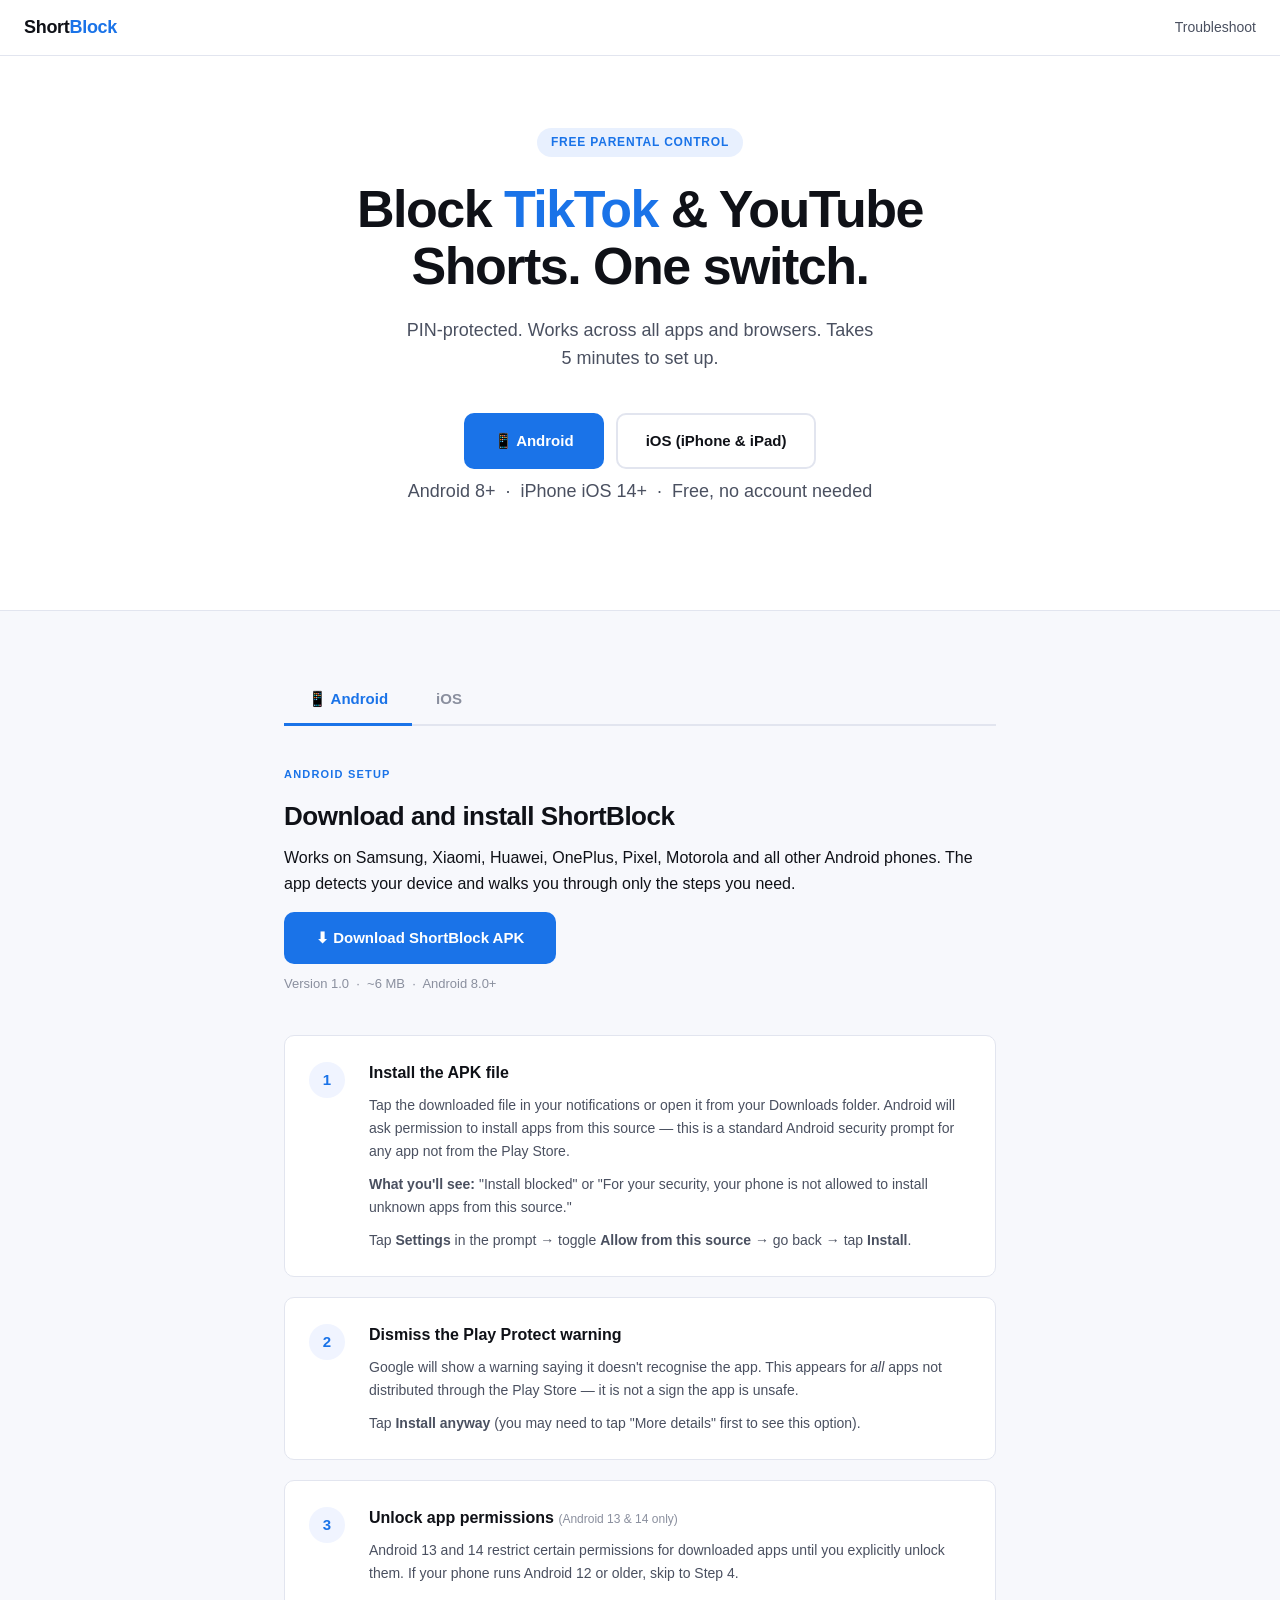
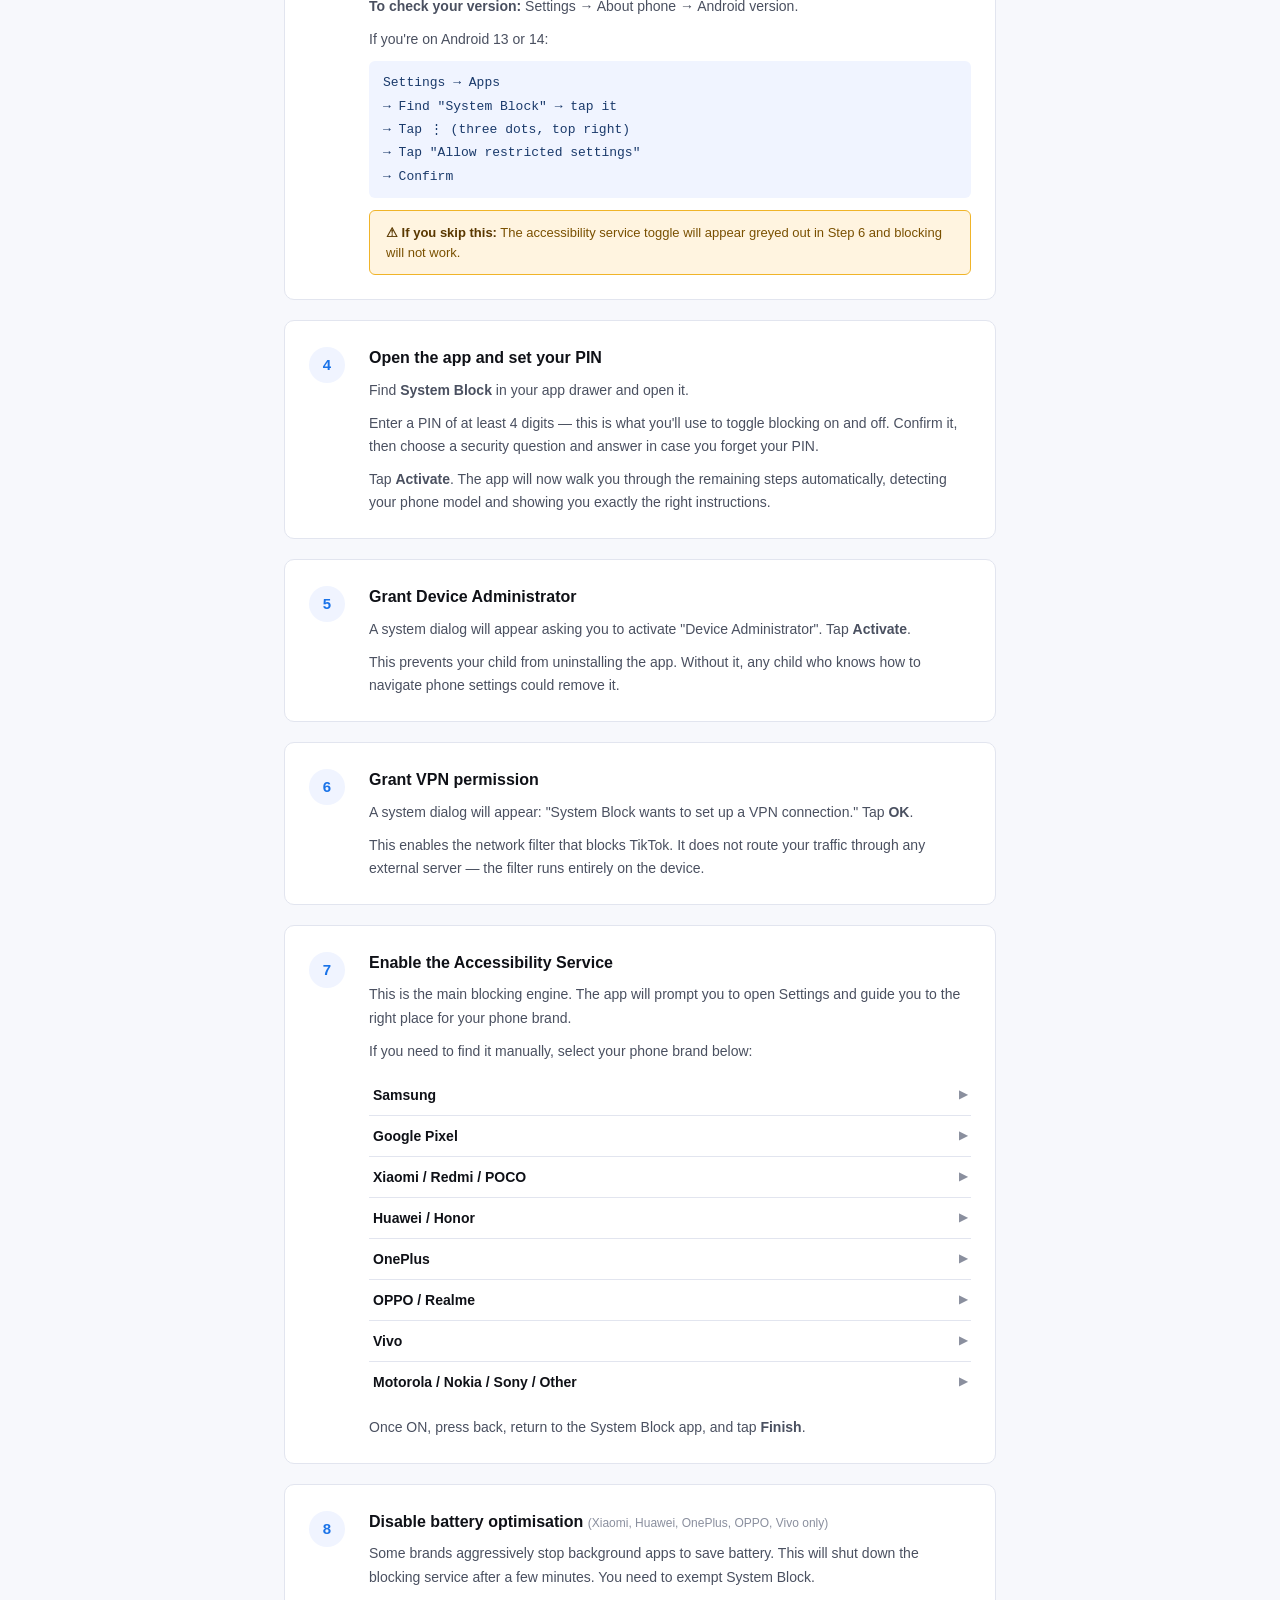
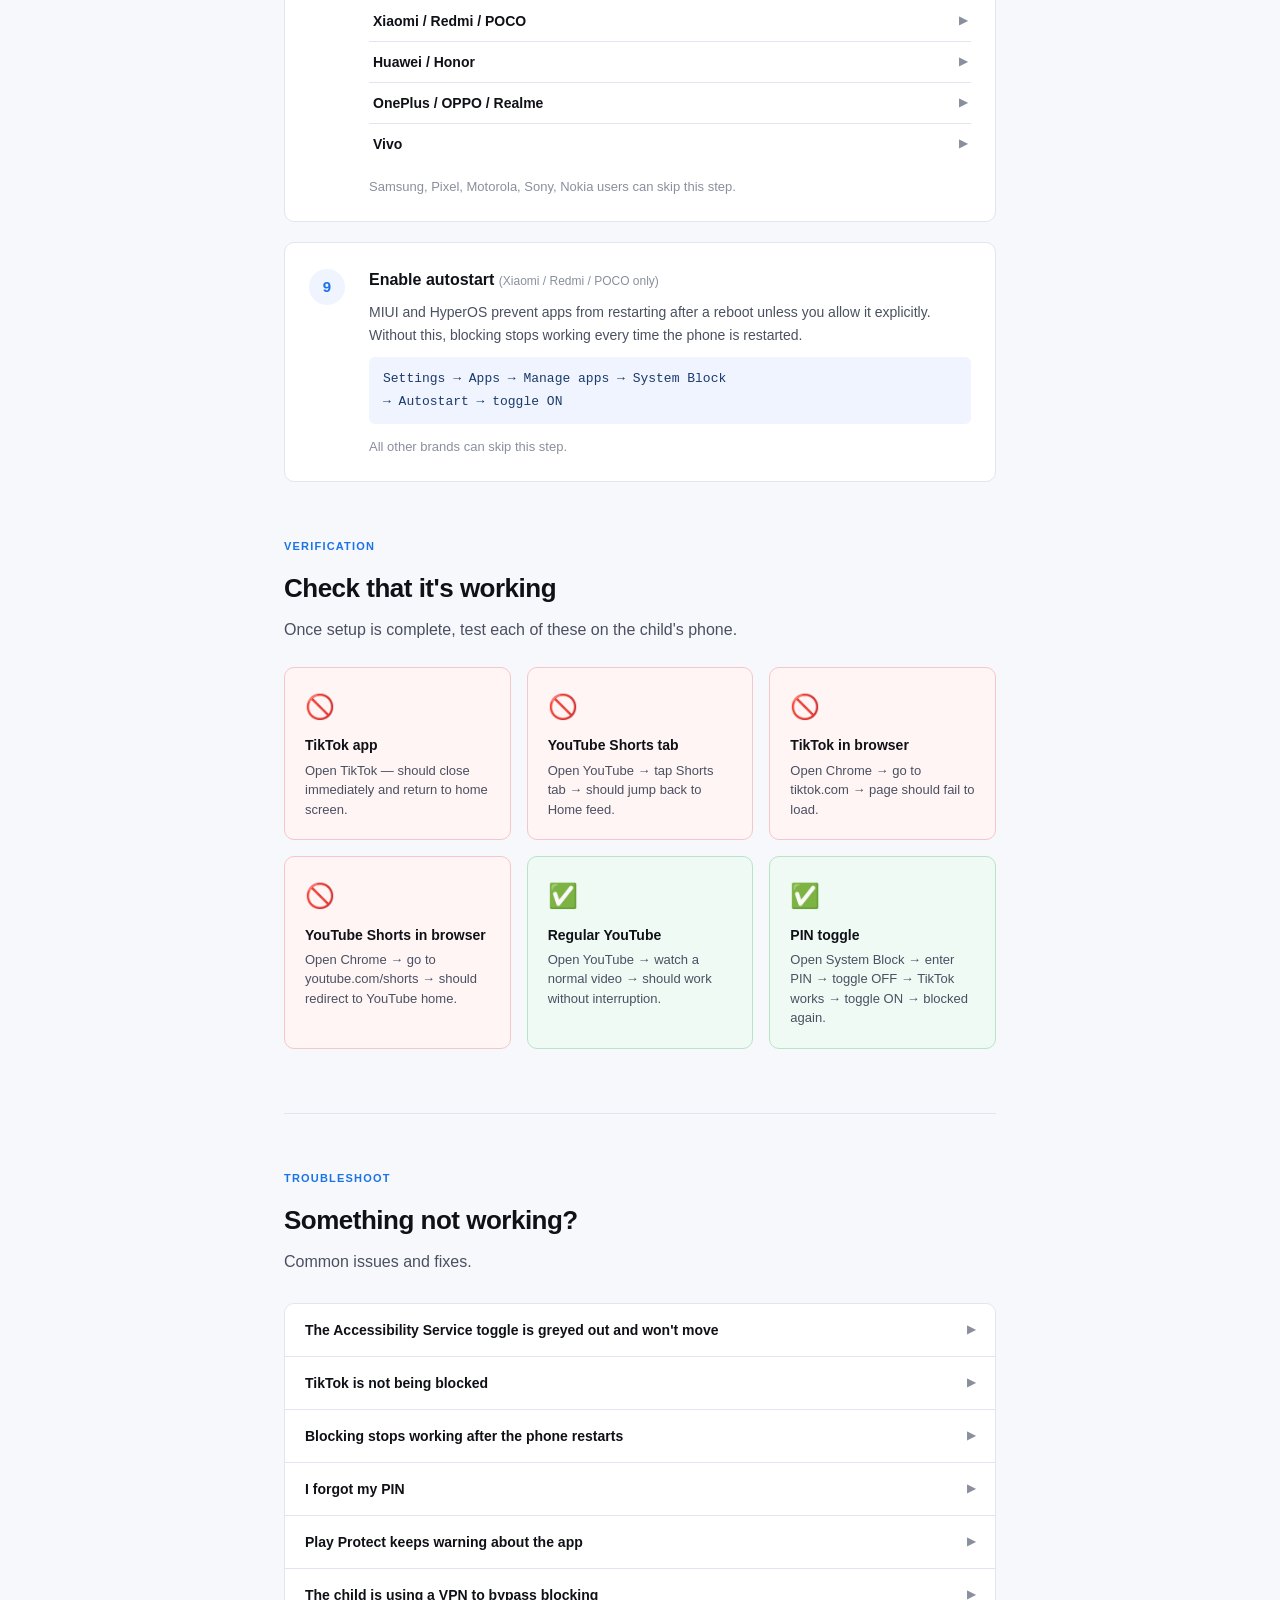
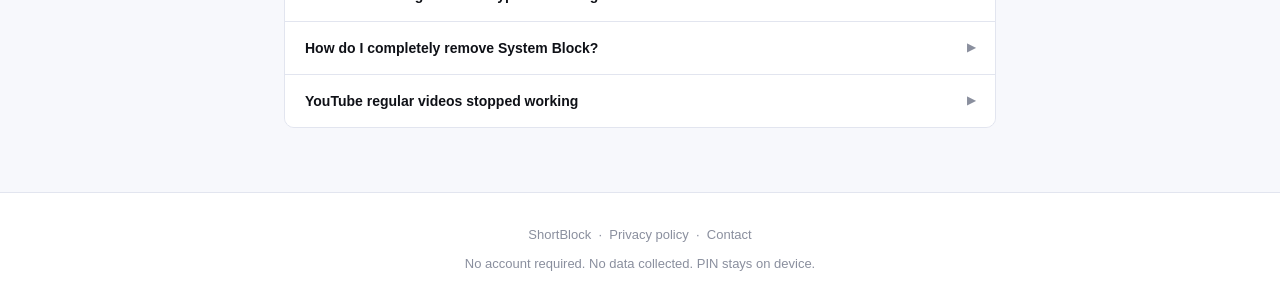
<file: index.html>
<!DOCTYPE html>
<html lang="en">
<head>
<meta charset="UTF-8">
<meta name="viewport" content="width=device-width, initial-scale=1.0">
<title>ShortBlock — Block TikTok & YouTube Shorts</title>
<style>
  :root {
    --ink:     #0f1117;
    --sub:     #4a5060;
    --faint:   #8a8f9e;
    --bg:      #f7f8fc;
    --white:   #ffffff;
    --blue:    #1a73e8;
    --blue-dk: #1558b0;
    --green:   #1db954;
    --border:  #e2e5ef;
    --warn:    #fff4e0;
    --warn-bdr:#f0b429;
    --step-bg: #f0f4ff;

    --radius:  10px;
    --mono: 'SF Mono', 'Fira Code', 'Courier New', monospace;
  }

  *, *::before, *::after { box-sizing: border-box; margin: 0; padding: 0; }

  body {
    font-family: -apple-system, BlinkMacSystemFont, 'Segoe UI', Roboto, sans-serif;
    background: var(--bg);
    color: var(--ink);
    line-height: 1.6;
    -webkit-font-smoothing: antialiased;
  }

  a { color: var(--blue); text-decoration: none; }
  a:hover { text-decoration: underline; }

  /* ── NAV ────────────────────────────────────────────── */
  nav {
    background: var(--white);
    border-bottom: 1px solid var(--border);
    padding: 0 24px;
    height: 56px;
    display: flex;
    align-items: center;
    justify-content: space-between;
    position: sticky;
    top: 0;
    z-index: 100;
  }
  .logo { font-weight: 700; font-size: 18px; color: var(--ink); letter-spacing: -0.3px; }
  .logo span { color: var(--blue); }

  /* ── HERO ───────────────────────────────────────────── */
  .hero {
    background: var(--white);
    border-bottom: 1px solid var(--border);
    padding: 72px 24px 64px;
    text-align: center;
  }
  .hero-badge {
    display: inline-block;
    background: #e8f0fe;
    color: var(--blue);
    font-size: 12px;
    font-weight: 600;
    letter-spacing: 0.8px;
    text-transform: uppercase;
    padding: 5px 14px;
    border-radius: 100px;
    margin-bottom: 24px;
  }
  .hero h1 {
    font-size: clamp(32px, 6vw, 52px);
    font-weight: 800;
    letter-spacing: -1.5px;
    line-height: 1.1;
    color: var(--ink);
    max-width: 680px;
    margin: 0 auto 20px;
  }
  .hero h1 em { font-style: normal; color: var(--blue); }
  .hero p {
    font-size: 18px;
    color: var(--sub);
    max-width: 480px;
    margin: 0 auto 40px;
  }

  /* Platform picker */
  .platform-picker {
    display: flex;
    gap: 12px;
    justify-content: center;
    flex-wrap: wrap;
    margin-bottom: 8px;
  }
  .platform-btn {
    display: flex;
    align-items: center;
    gap: 10px;
    padding: 14px 28px;
    border-radius: var(--radius);
    font-size: 15px;
    font-weight: 600;
    cursor: pointer;
    border: 2px solid transparent;
    transition: all 0.15s;
    text-decoration: none;
  }
  .platform-btn.android {
    background: var(--blue);
    color: #fff;
  }
  .platform-btn.android:hover { background: var(--blue-dk); text-decoration: none; }
  .platform-btn.ios {
    background: var(--white);
    color: var(--ink);
    border-color: var(--border);
  }
  .platform-btn.ios:hover { border-color: var(--blue); color: var(--blue); text-decoration: none; }
  .platform-note {
    font-size: 13px;
    color: var(--faint);
  }

  /* ── SECTION WRAPPER ────────────────────────────────── */
  .section {
    max-width: 760px;
    margin: 0 auto;
    padding: 64px 24px;
  }
  .section-label {
    font-size: 11px;
    font-weight: 700;
    letter-spacing: 1.2px;
    text-transform: uppercase;
    color: var(--blue);
    margin-bottom: 12px;
  }
  .section h2 {
    font-size: 26px;
    font-weight: 700;
    letter-spacing: -0.5px;
    color: var(--ink);
    margin-bottom: 8px;
  }
  .section > p {
    color: var(--sub);
    font-size: 16px;
    margin-bottom: 40px;
  }

  /* ── PLATFORM TABS ──────────────────────────────────── */
  .tab-bar {
    display: flex;
    border-bottom: 2px solid var(--border);
    margin-bottom: 40px;
  }
  .tab {
    padding: 12px 24px;
    font-size: 15px;
    font-weight: 600;
    color: var(--faint);
    cursor: pointer;
    border-bottom: 3px solid transparent;
    margin-bottom: -2px;
    transition: all 0.15s;
    user-select: none;
  }
  .tab:hover { color: var(--ink); }
  .tab.active { color: var(--blue); border-bottom-color: var(--blue); }
  .tab-panel { display: none; }
  .tab-panel.active { display: block; }

  /* ── STEPS ──────────────────────────────────────────── */
  .steps { display: flex; flex-direction: column; gap: 20px; }

  .step {
    display: grid;
    grid-template-columns: 40px 1fr;
    gap: 0 20px;
    background: var(--white);
    border: 1px solid var(--border);
    border-radius: var(--radius);
    padding: 24px;
    align-items: start;
  }
  .step-num {
    width: 36px;
    height: 36px;
    border-radius: 50%;
    background: var(--step-bg);
    color: var(--blue);
    font-weight: 700;
    font-size: 15px;
    display: flex;
    align-items: center;
    justify-content: center;
    flex-shrink: 0;
    margin-top: 2px;
  }
  .step-body {}
  .step-body h3 {
    font-size: 16px;
    font-weight: 700;
    color: var(--ink);
    margin-bottom: 8px;
  }
  .step-body p {
    font-size: 14px;
    color: var(--sub);
    line-height: 1.65;
    margin-bottom: 10px;
  }
  .step-body p:last-child { margin-bottom: 0; }

  /* Warning box inside a step */
  .warn-box {
    background: var(--warn);
    border: 1px solid var(--warn-bdr);
    border-radius: 6px;
    padding: 12px 16px;
    font-size: 13px;
    color: #7a5000;
    margin-top: 12px;
    line-height: 1.5;
  }
  .warn-box strong { color: #5a3800; }

  /* Path display */
  .path {
    font-family: var(--mono);
    font-size: 13px;
    background: var(--step-bg);
    color: #1a3a6b;
    padding: 10px 14px;
    border-radius: 6px;
    margin-top: 10px;
    line-height: 1.8;
    white-space: pre-wrap;
    word-break: break-word;
  }

  /* Brand paths accordion */
  .brand-paths { margin-top: 12px; }
  .brand-row {
    border-bottom: 1px solid var(--border);
    padding: 0;
  }
  .brand-row:last-child { border-bottom: none; }
  .brand-toggle {
    width: 100%;
    background: none;
    border: none;
    text-align: left;
    padding: 12px 4px;
    font-size: 14px;
    font-weight: 600;
    color: var(--ink);
    cursor: pointer;
    display: flex;
    justify-content: space-between;
    align-items: center;
  }
  .brand-toggle:hover { color: var(--blue); }
  .brand-toggle .arrow { font-size: 11px; color: var(--faint); transition: transform 0.15s; }
  .brand-toggle.open .arrow { transform: rotate(90deg); }
  .brand-detail {
    display: none;
    padding: 0 4px 14px;
    font-size: 13px;
    color: var(--sub);
    line-height: 1.7;
  }
  .brand-detail.open { display: block; }

  /* ── VERIFY SECTION ─────────────────────────────────── */
  .verify-grid {
    display: grid;
    grid-template-columns: repeat(auto-fill, minmax(200px, 1fr));
    gap: 16px;
    margin-top: 24px;
  }
  .verify-card {
    background: var(--white);
    border: 1px solid var(--border);
    border-radius: var(--radius);
    padding: 20px;
  }
  .verify-card .icon { font-size: 24px; margin-bottom: 8px; }
  .verify-card h4 { font-size: 14px; font-weight: 700; color: var(--ink); margin-bottom: 4px; }
  .verify-card p { font-size: 13px; color: var(--sub); line-height: 1.5; }
  .verify-card.pass { border-color: #b7e4c7; background: #f0faf5; }
  .verify-card.block { border-color: #f5c6cb; background: #fff5f5; }

  /* ── TROUBLESHOOT ───────────────────────────────────── */
  .faq { display: flex; flex-direction: column; gap: 0; border: 1px solid var(--border); border-radius: var(--radius); overflow: hidden; }
  .faq-item { border-bottom: 1px solid var(--border); }
  .faq-item:last-child { border-bottom: none; }
  .faq-q {
    width: 100%;
    background: var(--white);
    border: none;
    text-align: left;
    padding: 18px 20px;
    font-size: 14px;
    font-weight: 600;
    color: var(--ink);
    cursor: pointer;
    display: flex;
    justify-content: space-between;
    align-items: center;
    gap: 12px;
  }
  .faq-q:hover { background: var(--step-bg); }
  .faq-q .arr { color: var(--faint); font-size: 11px; flex-shrink: 0; transition: transform 0.15s; }
  .faq-q.open .arr { transform: rotate(90deg); }
  .faq-a {
    display: none;
    padding: 0 20px 18px;
    font-size: 14px;
    color: var(--sub);
    line-height: 1.65;
    background: var(--white);
  }
  .faq-a.open { display: block; }

  /* ── iOS SECTION ────────────────────────────────────── */
  .ios-options { display: grid; grid-template-columns: 1fr 1fr; gap: 20px; }
  @media (max-width: 600px) { .ios-options { grid-template-columns: 1fr; } }
  .ios-card {
    background: var(--white);
    border: 1px solid var(--border);
    border-radius: var(--radius);
    padding: 28px 24px;
  }
  .ios-card h3 { font-size: 16px; font-weight: 700; margin-bottom: 8px; }
  .ios-card p { font-size: 14px; color: var(--sub); line-height: 1.6; margin-bottom: 16px; }
  .ios-card .badge {
    display: inline-block;
    font-size: 11px;
    font-weight: 700;
    text-transform: uppercase;
    letter-spacing: 0.8px;
    padding: 3px 10px;
    border-radius: 100px;
    margin-bottom: 16px;
  }
  .badge-rec { background: #e8f0fe; color: var(--blue); }
  .badge-alt { background: #f3f4f6; color: var(--faint); }
  .ios-steps { font-size: 13px; color: var(--sub); line-height: 1.8; }
  .ios-steps li { margin-left: 16px; margin-bottom: 4px; }

  /* ── FOOTER ─────────────────────────────────────────── */
  footer {
    background: var(--white);
    border-top: 1px solid var(--border);
    padding: 32px 24px;
    text-align: center;
    font-size: 13px;
    color: var(--faint);
  }
  footer a { color: var(--faint); }
  footer a:hover { color: var(--blue); }

  /* ── DOWNLOAD BTN ───────────────────────────────────── */
  .dl-btn {
    display: inline-flex;
    align-items: center;
    gap: 8px;
    background: var(--blue);
    color: #fff;
    font-weight: 700;
    font-size: 15px;
    padding: 14px 32px;
    border-radius: var(--radius);
    border: none;
    cursor: pointer;
    text-decoration: none;
    margin-top: 16px;
    transition: background 0.15s;
  }
  .dl-btn:hover { background: var(--blue-dk); text-decoration: none; color: #fff; }

  /* ── DIVIDER ────────────────────────────────────────── */
  .divider { border: none; border-top: 1px solid var(--border); }

  @media (max-width: 600px) {
    .hero { padding: 48px 20px 40px; }
    .step { grid-template-columns: 32px 1fr; gap: 0 14px; padding: 18px; }
    .section { padding: 48px 20px; }
  }
</style>
</head>
<body>

<!-- NAV -->
<nav>
  <div class="logo">Short<span>Block</span></div>
  <a href="#troubleshoot" style="font-size:14px;color:var(--sub)">Troubleshoot</a>
</nav>

<!-- HERO -->
<div class="hero">
  <div class="hero-badge">Free parental control</div>
  <h1>Block <em>TikTok</em> &amp; YouTube Shorts. One switch.</h1>
  <p>PIN-protected. Works across all apps and browsers. Takes 5 minutes to set up.</p>
  <div class="platform-picker">
    <a href="#android" class="platform-btn android" onclick="switchTab('android')">
      &#x1F4F1; Android
    </a>
    <a href="#ios" class="platform-btn ios" onclick="switchTab('ios')">
       iOS (iPhone &amp; iPad)
    </a>
  </div>
  <p class="platform-note">Android 8+ &nbsp;·&nbsp; iPhone iOS 14+ &nbsp;·&nbsp; Free, no account needed</p>
</div>

<!-- MAIN CONTENT -->
<div class="section">

  <!-- PLATFORM TABS -->
  <div class="tab-bar">
    <div class="tab active" id="tab-android" onclick="switchTab('android')">&#x1F4F1; Android</div>
    <div class="tab" id="tab-ios" onclick="switchTab('ios')"> iOS</div>
  </div>

  <!-- ════════════════════════════════════════════════════ -->
  <!-- ANDROID TAB -->
  <!-- ════════════════════════════════════════════════════ -->
  <div class="tab-panel active" id="panel-android">

    <div class="section-label">Android Setup</div>
    <h2>Download and install ShortBlock</h2>
    <p>Works on Samsung, Xiaomi, Huawei, OnePlus, Pixel, Motorola and all other Android phones. The app detects your device and walks you through only the steps you need.</p>

    <a href="https://tangle-me.github.io/shortblock-site/ShortBlock.apk" class="dl-btn" download>
      ⬇ Download ShortBlock APK
    </a>
    <p style="font-size:13px;color:var(--faint);margin-top:10px;margin-bottom:40px;">
      Version 1.0 &nbsp;·&nbsp; ~6 MB &nbsp;·&nbsp; Android 8.0+
    </p>

    <div class="steps">

      <!-- STEP 1 -->
      <div class="step">
        <div class="step-num">1</div>
        <div class="step-body">
          <h3>Install the APK file</h3>
          <p>Tap the downloaded file in your notifications or open it from your Downloads folder. Android will ask permission to install apps from this source — this is a standard Android security prompt for any app not from the Play Store.</p>
          <p><strong>What you'll see:</strong> "Install blocked" or "For your security, your phone is not allowed to install unknown apps from this source."</p>
          <p>Tap <strong>Settings</strong> in the prompt → toggle <strong>Allow from this source</strong> → go back → tap <strong>Install</strong>.</p>
        </div>
      </div>

      <!-- STEP 2 -->
      <div class="step">
        <div class="step-num">2</div>
        <div class="step-body">
          <h3>Dismiss the Play Protect warning</h3>
          <p>Google will show a warning saying it doesn't recognise the app. This appears for <em>all</em> apps not distributed through the Play Store — it is not a sign the app is unsafe.</p>
          <p>Tap <strong>Install anyway</strong> (you may need to tap "More details" first to see this option).</p>
        </div>
      </div>

      <!-- STEP 3 — Android 13/14 only -->
      <div class="step">
        <div class="step-num">3</div>
        <div class="step-body">
          <h3>Unlock app permissions <span style="font-size:12px;font-weight:500;color:var(--faint)">(Android 13 &amp; 14 only)</span></h3>
          <p>Android 13 and 14 restrict certain permissions for downloaded apps until you explicitly unlock them. If your phone runs Android 12 or older, skip to Step 4.</p>
          <p><strong>To check your version:</strong> Settings → About phone → Android version.</p>
          <p>If you're on Android 13 or 14:</p>
          <div class="path">Settings → Apps
→ Find "System Block" → tap it
→ Tap ⋮ (three dots, top right)
→ Tap "Allow restricted settings"
→ Confirm</div>
          <div class="warn-box">
            <strong>⚠ If you skip this:</strong> The accessibility service toggle will appear greyed out in Step 6 and blocking will not work.
          </div>
        </div>
      </div>

      <!-- STEP 4 -->
      <div class="step">
        <div class="step-num">4</div>
        <div class="step-body">
          <h3>Open the app and set your PIN</h3>
          <p>Find <strong>System Block</strong> in your app drawer and open it.</p>
          <p>Enter a PIN of at least 4 digits — this is what you'll use to toggle blocking on and off. Confirm it, then choose a security question and answer in case you forget your PIN.</p>
          <p>Tap <strong>Activate</strong>. The app will now walk you through the remaining steps automatically, detecting your phone model and showing you exactly the right instructions.</p>
        </div>
      </div>

      <!-- STEP 5 -->
      <div class="step">
        <div class="step-num">5</div>
        <div class="step-body">
          <h3>Grant Device Administrator</h3>
          <p>A system dialog will appear asking you to activate "Device Administrator". Tap <strong>Activate</strong>.</p>
          <p>This prevents your child from uninstalling the app. Without it, any child who knows how to navigate phone settings could remove it.</p>
        </div>
      </div>

      <!-- STEP 6 -->
      <div class="step">
        <div class="step-num">6</div>
        <div class="step-body">
          <h3>Grant VPN permission</h3>
          <p>A system dialog will appear: "System Block wants to set up a VPN connection." Tap <strong>OK</strong>.</p>
          <p>This enables the network filter that blocks TikTok. It does not route your traffic through any external server — the filter runs entirely on the device.</p>
        </div>
      </div>

      <!-- STEP 7 -->
      <div class="step">
        <div class="step-num">7</div>
        <div class="step-body">
          <h3>Enable the Accessibility Service</h3>
          <p>This is the main blocking engine. The app will prompt you to open Settings and guide you to the right place for your phone brand.</p>
          <p>If you need to find it manually, select your phone brand below:</p>

          <div class="brand-paths">
            <div class="brand-row">
              <button class="brand-toggle" onclick="toggleBrand(this)">Samsung <span class="arrow">▶</span></button>
              <div class="brand-detail">
                <div class="path">Settings → Accessibility → Installed services
→ System Block → toggle ON → Allow</div>
              </div>
            </div>
            <div class="brand-row">
              <button class="brand-toggle" onclick="toggleBrand(this)">Google Pixel <span class="arrow">▶</span></button>
              <div class="brand-detail">
                <div class="path">Settings → Accessibility
→ System Block → Use System Block → Allow</div>
              </div>
            </div>
            <div class="brand-row">
              <button class="brand-toggle" onclick="toggleBrand(this)">Xiaomi / Redmi / POCO <span class="arrow">▶</span></button>
              <div class="brand-detail">
                <div class="path">Settings → Accessibility → System Block → ON
(scroll past "Downloaded apps" if needed)</div>
                <div class="warn-box" style="margin-top:10px">Also complete Step 8 (battery) and Step 9 (autostart) — required for Xiaomi devices.</div>
              </div>
            </div>
            <div class="brand-row">
              <button class="brand-toggle" onclick="toggleBrand(this)">Huawei / Honor <span class="arrow">▶</span></button>
              <div class="brand-detail">
                <div class="path">Settings → Accessibility features
→ Accessibility → System Block → ON</div>
                <div class="warn-box" style="margin-top:10px">Also complete Step 8 (battery) — required for Huawei devices.</div>
              </div>
            </div>
            <div class="brand-row">
              <button class="brand-toggle" onclick="toggleBrand(this)">OnePlus <span class="arrow">▶</span></button>
              <div class="brand-detail">
                <div class="path">Settings → Accessibility → Accessibility features
→ Installed services → System Block → ON</div>
              </div>
            </div>
            <div class="brand-row">
              <button class="brand-toggle" onclick="toggleBrand(this)">OPPO / Realme <span class="arrow">▶</span></button>
              <div class="brand-detail">
                <div class="path">Settings → Additional settings
→ Accessibility → System Block → ON</div>
              </div>
            </div>
            <div class="brand-row">
              <button class="brand-toggle" onclick="toggleBrand(this)">Vivo <span class="arrow">▶</span></button>
              <div class="brand-detail">
                <div class="path">Settings → Accessibility features
→ Accessibility → System Block → ON</div>
              </div>
            </div>
            <div class="brand-row">
              <button class="brand-toggle" onclick="toggleBrand(this)">Motorola / Nokia / Sony / Other <span class="arrow">▶</span></button>
              <div class="brand-detail">
                <div class="path">Settings → Accessibility
→ Downloaded apps → System Block → ON</div>
              </div>
            </div>
          </div>

          <p style="margin-top:14px">Once ON, press back, return to the System Block app, and tap <strong>Finish</strong>.</p>
        </div>
      </div>

      <!-- STEP 8 — Battery (Xiaomi/Huawei/OnePlus) -->
      <div class="step">
        <div class="step-num">8</div>
        <div class="step-body">
          <h3>Disable battery optimisation <span style="font-size:12px;font-weight:500;color:var(--faint)">(Xiaomi, Huawei, OnePlus, OPPO, Vivo only)</span></h3>
          <p>Some brands aggressively stop background apps to save battery. This will shut down the blocking service after a few minutes. You need to exempt System Block.</p>

          <div class="brand-paths">
            <div class="brand-row">
              <button class="brand-toggle" onclick="toggleBrand(this)">Xiaomi / Redmi / POCO <span class="arrow">▶</span></button>
              <div class="brand-detail">
                <div class="path">Settings → Apps → Manage apps → System Block
→ Battery saver → select "No restrictions"</div>
              </div>
            </div>
            <div class="brand-row">
              <button class="brand-toggle" onclick="toggleBrand(this)">Huawei / Honor <span class="arrow">▶</span></button>
              <div class="brand-detail">
                <div class="path">Settings → Battery → App launch
→ System Block → turn OFF "Manage automatically"
→ Enable: Auto-launch, Secondary launch, Run in background</div>
              </div>
            </div>
            <div class="brand-row">
              <button class="brand-toggle" onclick="toggleBrand(this)">OnePlus / OPPO / Realme <span class="arrow">▶</span></button>
              <div class="brand-detail">
                <div class="path">Settings → Battery → Battery optimisation
→ System Block → Don't optimise</div>
              </div>
            </div>
            <div class="brand-row">
              <button class="brand-toggle" onclick="toggleBrand(this)">Vivo <span class="arrow">▶</span></button>
              <div class="brand-detail">
                <div class="path">Settings → Battery
→ High background power consumption → add System Block</div>
              </div>
            </div>
          </div>

          <p style="margin-top:12px;font-size:13px;color:var(--faint)">Samsung, Pixel, Motorola, Sony, Nokia users can skip this step.</p>
        </div>
      </div>

      <!-- STEP 9 — Autostart (Xiaomi only) -->
      <div class="step">
        <div class="step-num">9</div>
        <div class="step-body">
          <h3>Enable autostart <span style="font-size:12px;font-weight:500;color:var(--faint)">(Xiaomi / Redmi / POCO only)</span></h3>
          <p>MIUI and HyperOS prevent apps from restarting after a reboot unless you allow it explicitly. Without this, blocking stops working every time the phone is restarted.</p>
          <div class="path">Settings → Apps → Manage apps → System Block
→ Autostart → toggle ON</div>
          <p style="margin-top:12px;font-size:13px;color:var(--faint)">All other brands can skip this step.</p>
        </div>
      </div>

    </div><!-- /steps -->

    <!-- VERIFY -->
    <div style="margin-top:56px">
      <div class="section-label">Verification</div>
      <h2>Check that it's working</h2>
      <p style="color:var(--sub);font-size:16px;margin-bottom:0">Once setup is complete, test each of these on the child's phone.</p>

      <div class="verify-grid">
        <div class="verify-card block">
          <div class="icon">🚫</div>
          <h4>TikTok app</h4>
          <p>Open TikTok — should close immediately and return to home screen.</p>
        </div>
        <div class="verify-card block">
          <div class="icon">🚫</div>
          <h4>YouTube Shorts tab</h4>
          <p>Open YouTube → tap Shorts tab → should jump back to Home feed.</p>
        </div>
        <div class="verify-card block">
          <div class="icon">🚫</div>
          <h4>TikTok in browser</h4>
          <p>Open Chrome → go to tiktok.com → page should fail to load.</p>
        </div>
        <div class="verify-card block">
          <div class="icon">🚫</div>
          <h4>YouTube Shorts in browser</h4>
          <p>Open Chrome → go to youtube.com/shorts → should redirect to YouTube home.</p>
        </div>
        <div class="verify-card pass">
          <div class="icon">✅</div>
          <h4>Regular YouTube</h4>
          <p>Open YouTube → watch a normal video → should work without interruption.</p>
        </div>
        <div class="verify-card pass">
          <div class="icon">✅</div>
          <h4>PIN toggle</h4>
          <p>Open System Block → enter PIN → toggle OFF → TikTok works → toggle ON → blocked again.</p>
        </div>
      </div>
    </div>

  </div><!-- /android panel -->

  <!-- ════════════════════════════════════════════════════ -->
  <!-- iOS TAB -->
  <!-- ════════════════════════════════════════════════════ -->
  <div class="tab-panel" id="panel-ios">

    <div class="section-label">iOS Setup</div>
    <h2>Block TikTok and Shorts on iPhone and iPad</h2>
    <p>iPhones cannot install APK files. Use one of the two methods below — they work on all iPhones and iPads running iOS 14 or later, with no app installation required.</p>

    <div class="ios-options">

      <!-- Option 1: DNS Profile -->
      <div class="ios-card">
        <div class="badge badge-rec">Recommended</div>
        <h3>DNS Profile</h3>
        <p>A configuration file that blocks TikTok and YouTube Shorts at the network level — works in Safari, Chrome, and all other browsers. Installs in under 2 minutes.</p>
        <a href="https://tangle-me.github.io/shortblock-site/shortblock.mobileconfig" class="dl-btn" style="font-size:14px;padding:11px 22px;margin-top:0">
          ⬇ Download Profile
        </a>
        <div style="margin-top:20px">
          <div class="section-label" style="margin-bottom:8px">Install steps</div>
          <ol class="ios-steps">
            <li>Tap "Download Profile" above on the iPhone</li>
            <li>A prompt says "Profile Downloaded" — tap <strong>Close</strong></li>
            <li>Go to <strong>Settings → General → VPN &amp; Device Management</strong></li>
            <li>Tap <strong>ShortBlock</strong> under "Downloaded Profile"</li>
            <li>Tap <strong>Install</strong> → enter your iPhone passcode → tap <strong>Install</strong> again</li>
            <li>Tap <strong>Done</strong></li>
          </ol>
          <div class="warn-box" style="margin-top:14px">
            <strong>To remove blocking:</strong> Settings → General → VPN &amp; Device Management → ShortBlock → Remove Profile. Protect this with Screen Time passcode (see Option 2).
          </div>
        </div>
      </div>

      <!-- Option 2: Screen Time -->
      <div class="ios-card">
        <div class="badge badge-alt">Built-in · No download</div>
        <h3>Apple Screen Time</h3>
        <p>Apple's built-in parental controls. Block TikTok entirely and restrict YouTube Shorts. Works completely offline, PIN-protected, and cannot be bypassed without your Screen Time passcode.</p>
        <div style="margin-top:8px">
          <div class="section-label" style="margin-bottom:8px">Block TikTok</div>
          <ol class="ios-steps">
            <li>Settings → Screen Time → turn ON</li>
            <li>Set a Screen Time Passcode (different from your phone passcode)</li>
            <li>Tap <strong>App Limits</strong> → Add Limit</li>
            <li>Select <strong>Social Networking</strong> → tap TikTok specifically</li>
            <li>Set time to <strong>1 minute per day</strong> (effectively blocked)</li>
            <li>Toggle <strong>Block at End of Limit</strong> → ON</li>
          </ol>
          <div class="section-label" style="margin-top:16px;margin-bottom:8px">Block YouTube Shorts</div>
          <ol class="ios-steps">
            <li>Screen Time → Content &amp; Privacy Restrictions → ON</li>
            <li>Content Restrictions → Web Content → Limit Adult Websites</li>
            <li>Under "Never Allow" → tap Add Website</li>
            <li>Type: <strong>youtube.com/shorts</strong></li>
          </ol>
        </div>
      </div>

    </div><!-- /ios-options -->

    <!-- iOS Verify -->
    <div style="margin-top:48px">
      <div class="section-label">Verification</div>
      <h2>Check that it's working</h2>
      <div class="verify-grid">
        <div class="verify-card block">
          <div class="icon">🚫</div>
          <h4>TikTok app</h4>
          <p>Open TikTok → should show "Screen Time Limit Reached" or fail to open.</p>
        </div>
        <div class="verify-card block">
          <div class="icon">🚫</div>
          <h4>TikTok in browser</h4>
          <p>Open Safari → go to tiktok.com → should show "Website blocked".</p>
        </div>
        <div class="verify-card block">
          <div class="icon">🚫</div>
          <h4>YouTube Shorts in browser</h4>
          <p>Open Safari → go to youtube.com/shorts → should be blocked.</p>
        </div>
        <div class="verify-card pass">
          <div class="icon">✅</div>
          <h4>Regular YouTube</h4>
          <p>youtube.com (without /shorts) should work normally.</p>
        </div>
      </div>
    </div>

  </div><!-- /ios panel -->

  <!-- ════════════════════════════════════════════════════ -->
  <!-- TROUBLESHOOT -->
  <!-- ════════════════════════════════════════════════════ -->
  <hr class="divider" style="margin-top:64px">
  <div id="troubleshoot" style="margin-top:56px">
    <div class="section-label">Troubleshoot</div>
    <h2>Something not working?</h2>
    <p style="color:var(--sub);font-size:16px;margin-bottom:28px">Common issues and fixes.</p>

    <div class="faq">
      <div class="faq-item">
        <button class="faq-q" onclick="toggleFaq(this)">The Accessibility Service toggle is greyed out and won't move <span class="arr">▶</span></button>
        <div class="faq-a">You need to complete Step 3 — Allow restricted settings. This only applies to Android 13 and 14. Go to Settings → Apps → System Block → ⋮ menu → Allow restricted settings. Then go back to the Accessibility settings and try again.</div>
      </div>
      <div class="faq-item">
        <button class="faq-q" onclick="toggleFaq(this)">TikTok is not being blocked <span class="arr">▶</span></button>
        <div class="faq-a">The Accessibility Service may have been turned off. Go to Settings → Accessibility → System Block and check the toggle is still ON. If your phone is a Xiaomi, Huawei, or OnePlus, also check that battery optimisation is disabled for System Block (Step 8) and autostart is enabled (Step 9 for Xiaomi).</div>
      </div>
      <div class="faq-item">
        <button class="faq-q" onclick="toggleFaq(this)">Blocking stops working after the phone restarts <span class="arr">▶</span></button>
        <div class="faq-a">This is a battery optimisation issue, most common on Xiaomi, Huawei, and OnePlus devices. Complete Step 8 and (for Xiaomi) Step 9. If you've already done this and it still happens, go to Settings → Apps → System Block → Battery → select "No restrictions" or "Unrestricted".</div>
      </div>
      <div class="faq-item">
        <button class="faq-q" onclick="toggleFaq(this)">I forgot my PIN <span class="arr">▶</span></button>
        <div class="faq-a">Open the System Block app → tap "Forgot PIN" on the login screen → answer your security question → set a new PIN. If you also forgot your security answer, use the emergency reset code. Contact support at admin@tangle-me.com to receive the emergency code after identity verification.</div>
      </div>
      <div class="faq-item">
        <button class="faq-q" onclick="toggleFaq(this)">Play Protect keeps warning about the app <span class="arr">▶</span></button>
        <div class="faq-a">This is a standard Google warning that appears for all apps not distributed through the Play Store. It does not mean the app is harmful. Tap "Install anyway" to proceed. You can also open Google Play → tap your profile icon → Play Protect → and see the scan result, which will show the app as safe.</div>
      </div>
      <div class="faq-item">
        <button class="faq-q" onclick="toggleFaq(this)">The child is using a VPN to bypass blocking <span class="arr">▶</span></button>
        <div class="faq-a">Once System Block's VPN is active, Android prevents other VPN apps from running alongside it. If your child has installed a separate VPN app, they would need to disable System Block's VPN first — which requires uninstalling the app, which requires Device Admin removal, which requires your PIN.</div>
      </div>
      <div class="faq-item">
        <button class="faq-q" onclick="toggleFaq(this)">How do I completely remove System Block? <span class="arr">▶</span></button>
        <div class="faq-a">Open System Block → enter your PIN → tap "Remove Protection" → confirm. This deactivates Device Administrator, which allows the app to be uninstalled normally via Settings → Apps → System Block → Uninstall.</div>
      </div>
      <div class="faq-item">
        <button class="faq-q" onclick="toggleFaq(this)">YouTube regular videos stopped working <span class="arr">▶</span></button>
        <div class="faq-a">System Block only blocks the Shorts section of YouTube. Regular videos should always work. If you're experiencing issues with regular YouTube, try toggling protection OFF and back ON via the System Block app. If the problem persists, contact support.</div>
      </div>
    </div>
  </div>

</div><!-- /section -->

<!-- FOOTER -->
<footer>
  <p>ShortBlock &nbsp;·&nbsp; <a href="/privacy.html">Privacy policy</a> &nbsp;·&nbsp; <a href="mailto:admin@tangle-me.com">Contact</a></p>
  <p style="margin-top:8px">No account required. No data collected. PIN stays on device.</p>
</footer>

<script>
  // Tab switching
  function switchTab(tab) {
    document.querySelectorAll('.tab').forEach(t => t.classList.remove('active'));
    document.querySelectorAll('.tab-panel').forEach(p => p.classList.remove('active'));
    document.getElementById('tab-' + tab).classList.add('active');
    document.getElementById('panel-' + tab).classList.add('active');
  }

  // Platform detection — auto-select tab on load
  (function() {
    const ua = navigator.userAgent || '';
    const isIOS = /iPad|iPhone|iPod/.test(ua) && !window.MSStream;
    if (isIOS) switchTab('ios');
  })();

  // Brand path accordions
  function toggleBrand(btn) {
    const detail = btn.nextElementSibling;
    const isOpen = detail.classList.contains('open');
    // Close all in same container
    btn.closest('.brand-paths').querySelectorAll('.brand-detail').forEach(d => d.classList.remove('open'));
    btn.closest('.brand-paths').querySelectorAll('.brand-toggle').forEach(b => b.classList.remove('open'));
    if (!isOpen) {
      detail.classList.add('open');
      btn.classList.add('open');
    }
  }

  // FAQ accordion
  function toggleFaq(btn) {
    const answer = btn.nextElementSibling;
    const isOpen = answer.classList.contains('open');
    document.querySelectorAll('.faq-a').forEach(a => a.classList.remove('open'));
    document.querySelectorAll('.faq-q').forEach(q => q.classList.remove('open'));
    if (!isOpen) {
      answer.classList.add('open');
      btn.classList.add('open');
    }
  }

  // Smooth scroll to troubleshoot from anchor
  document.querySelectorAll('a[href="#troubleshoot"]').forEach(a => {
    a.addEventListener('click', e => {
      e.preventDefault();
      document.getElementById('troubleshoot').scrollIntoView({ behavior: 'smooth' });
    });
  });
</script>
</body>
</html>
</file>
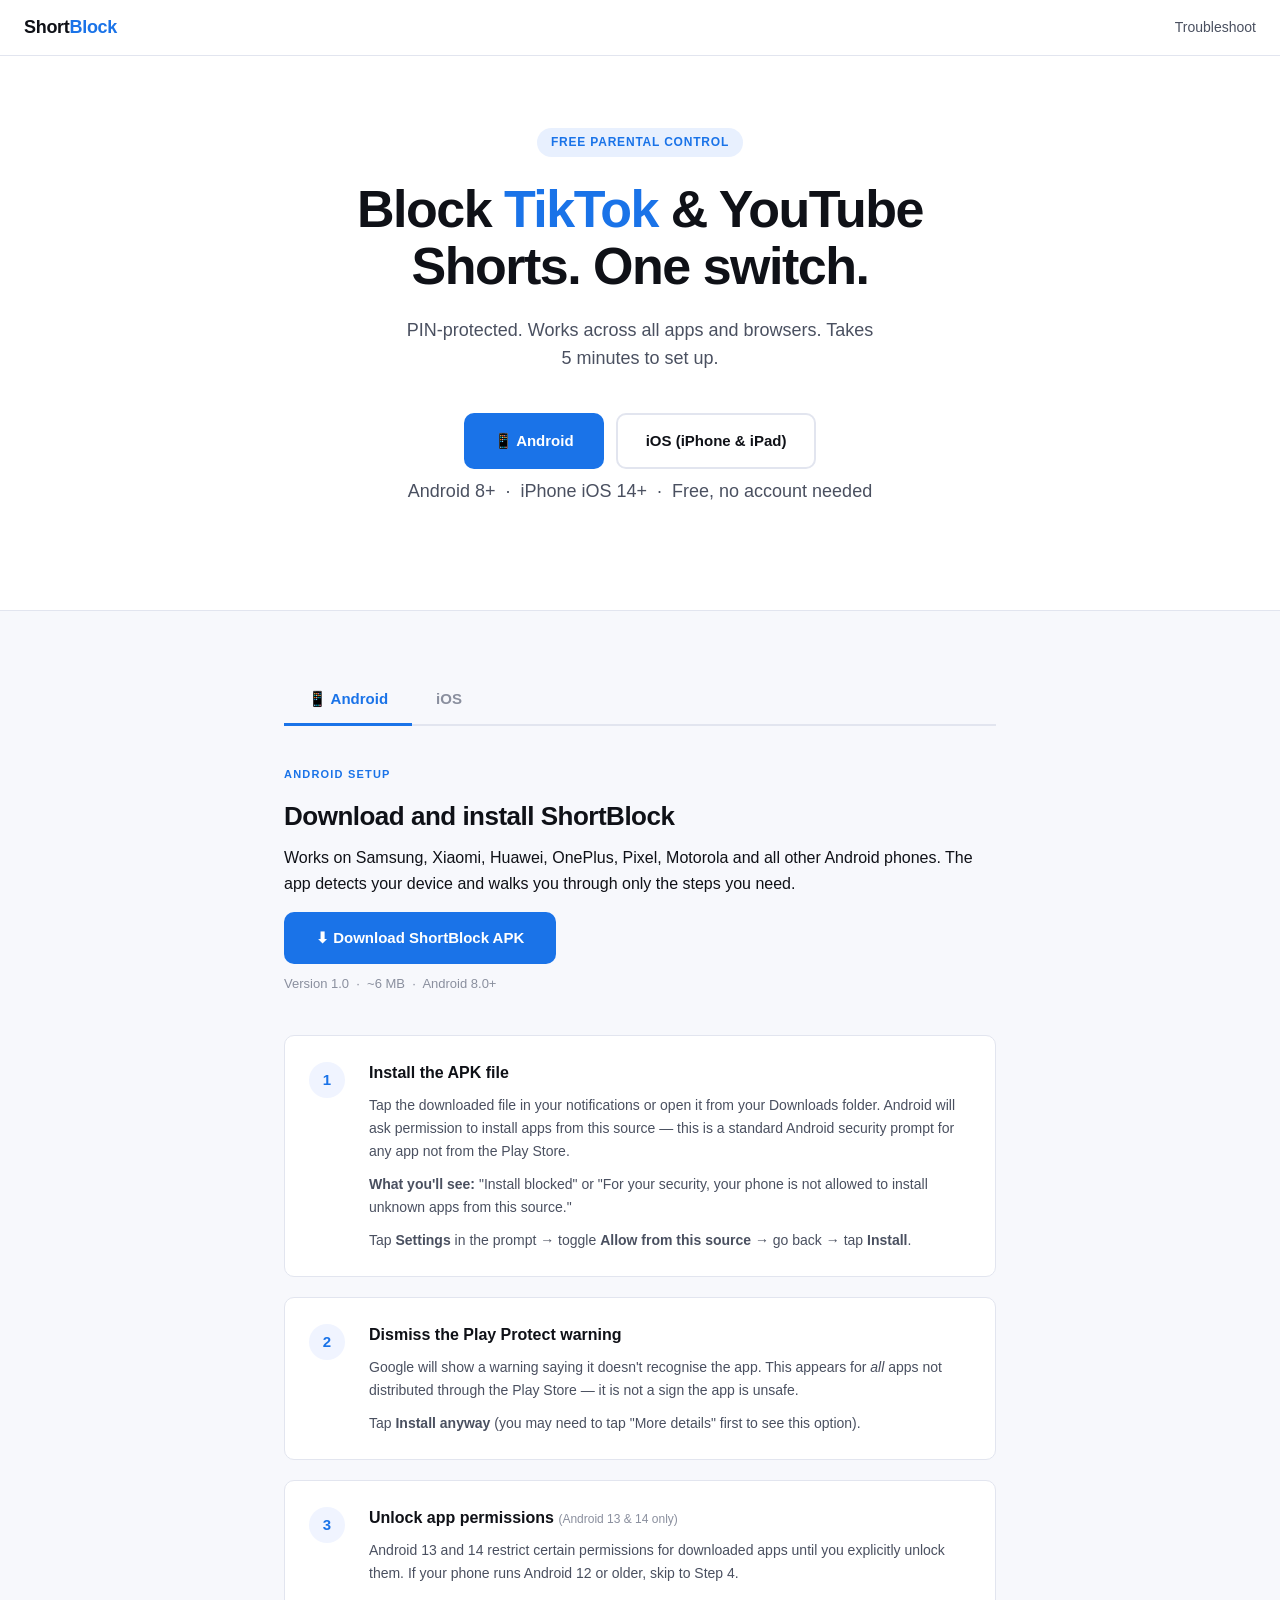
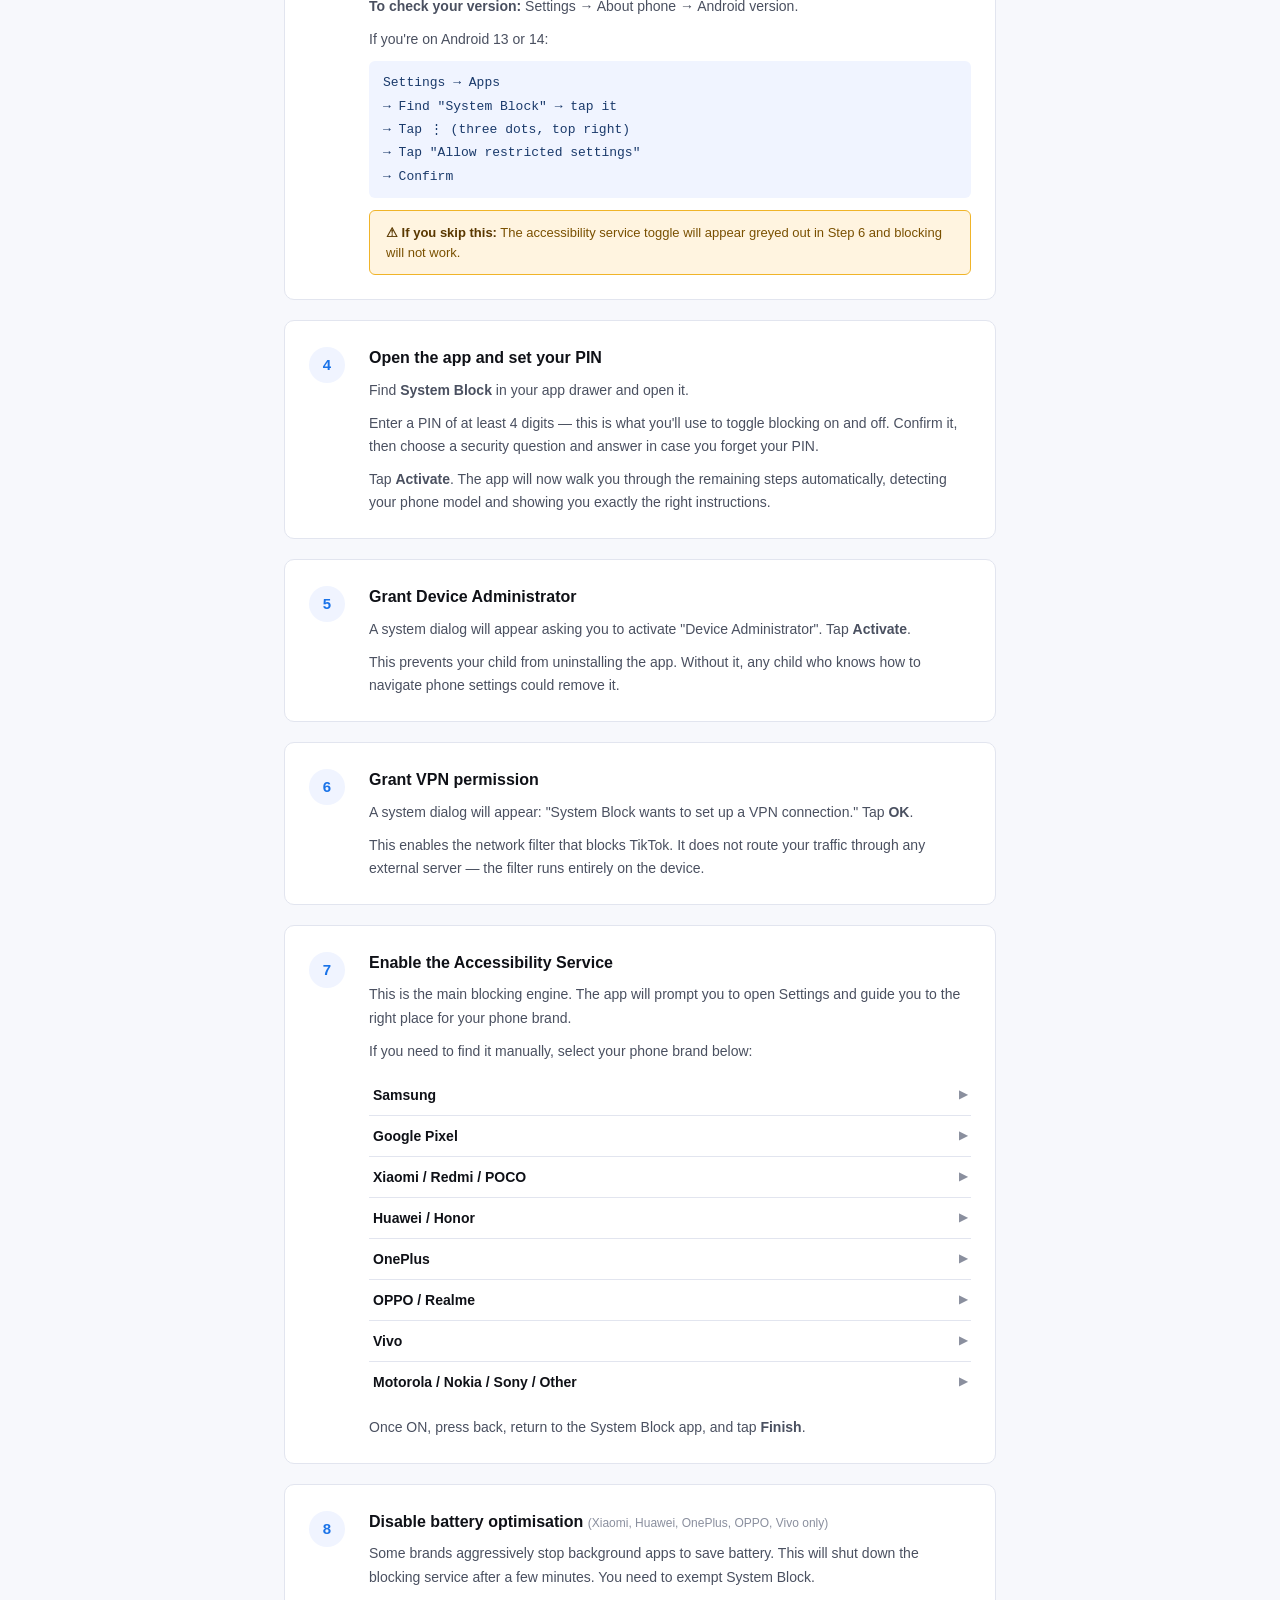
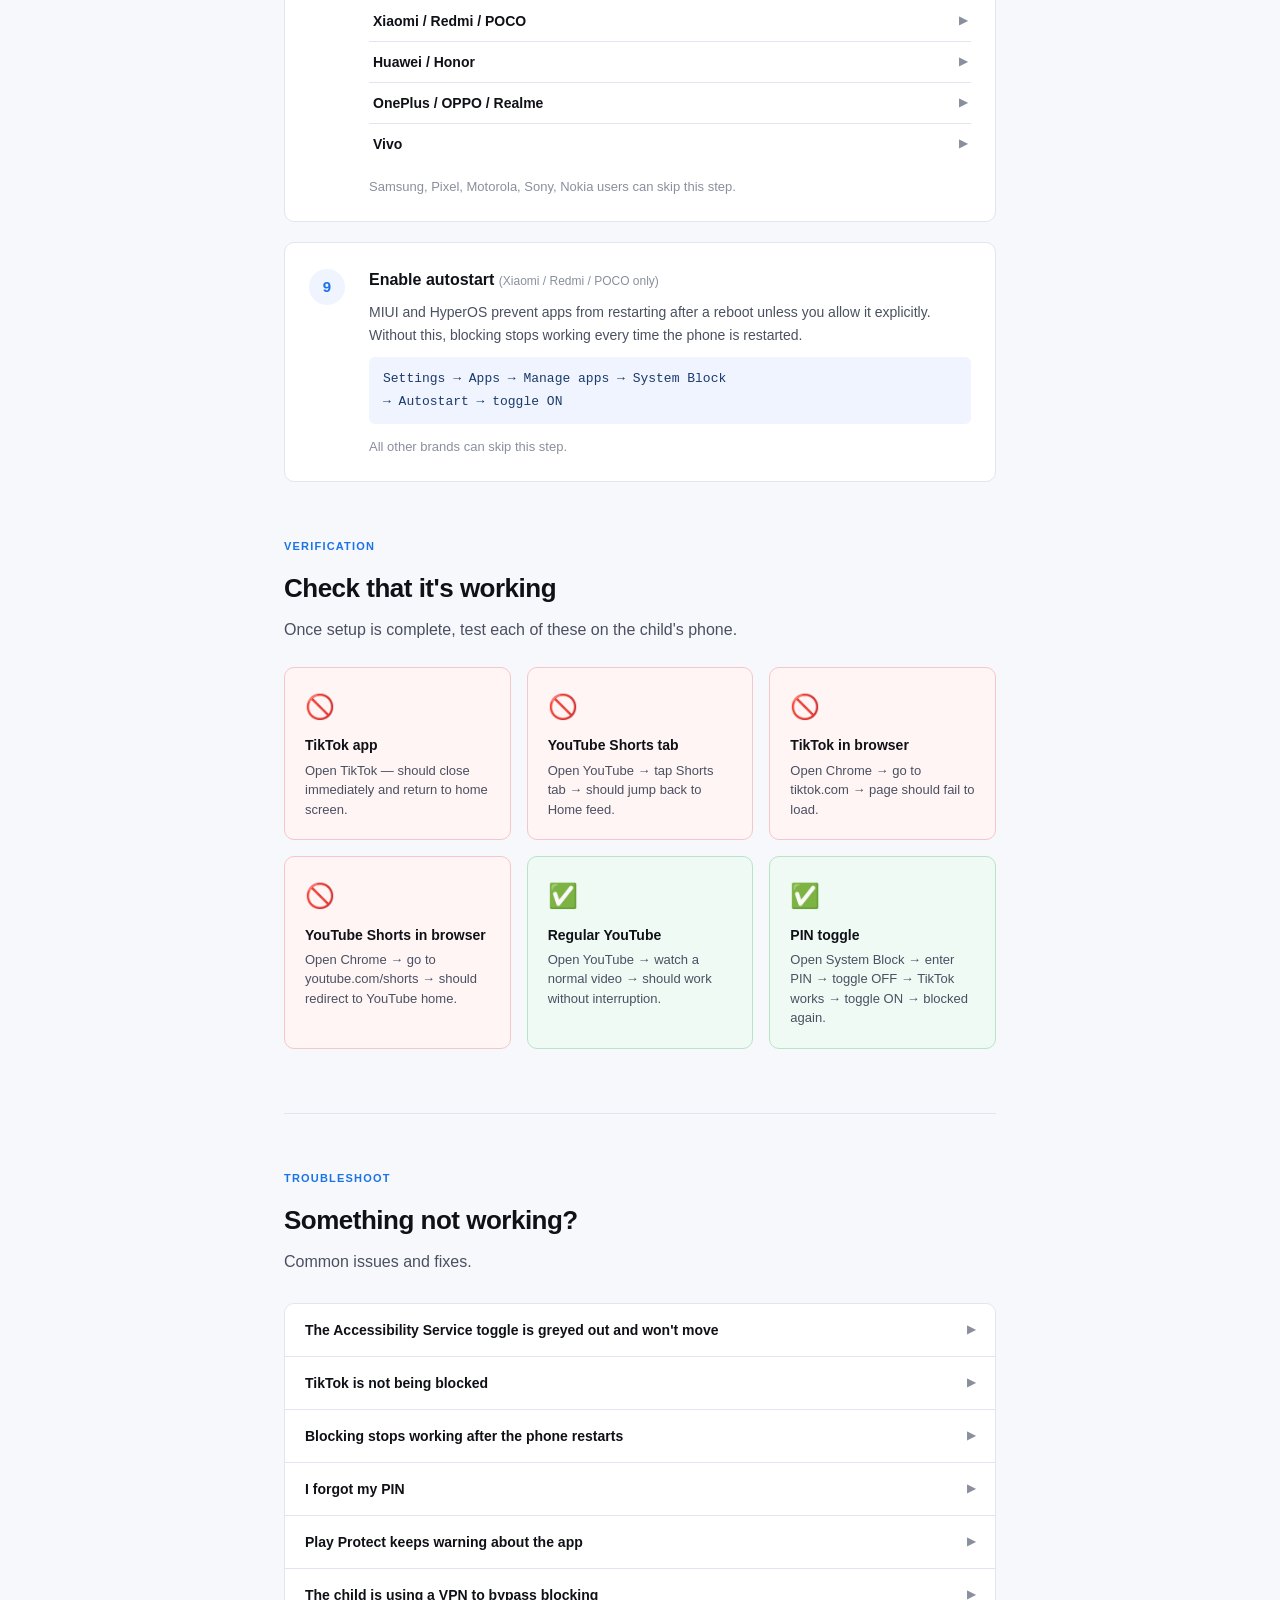
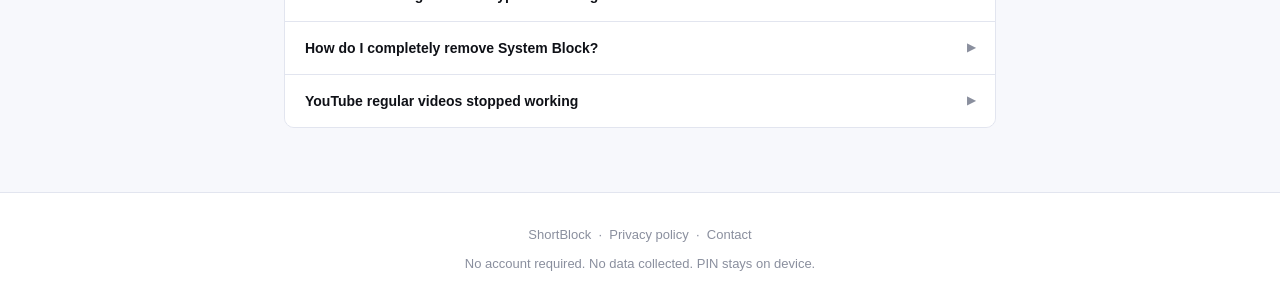
<file: download.html>
<!DOCTYPE html>
<html lang="en">
<head>
<meta charset="UTF-8">
<meta name="viewport" content="width=device-width, initial-scale=1.0">
<title>ShortBlock — Block TikTok & YouTube Shorts</title>
<style>
  :root {
    --ink:     #0f1117;
    --sub:     #4a5060;
    --faint:   #8a8f9e;
    --bg:      #f7f8fc;
    --white:   #ffffff;
    --blue:    #1a73e8;
    --blue-dk: #1558b0;
    --green:   #1db954;
    --border:  #e2e5ef;
    --warn:    #fff4e0;
    --warn-bdr:#f0b429;
    --step-bg: #f0f4ff;

    --radius:  10px;
    --mono: 'SF Mono', 'Fira Code', 'Courier New', monospace;
  }

  *, *::before, *::after { box-sizing: border-box; margin: 0; padding: 0; }

  body {
    font-family: -apple-system, BlinkMacSystemFont, 'Segoe UI', Roboto, sans-serif;
    background: var(--bg);
    color: var(--ink);
    line-height: 1.6;
    -webkit-font-smoothing: antialiased;
  }

  a { color: var(--blue); text-decoration: none; }
  a:hover { text-decoration: underline; }

  /* ── NAV ────────────────────────────────────────────── */
  nav {
    background: var(--white);
    border-bottom: 1px solid var(--border);
    padding: 0 24px;
    height: 56px;
    display: flex;
    align-items: center;
    justify-content: space-between;
    position: sticky;
    top: 0;
    z-index: 100;
  }
  .logo { font-weight: 700; font-size: 18px; color: var(--ink); letter-spacing: -0.3px; }
  .logo span { color: var(--blue); }

  /* ── HERO ───────────────────────────────────────────── */
  .hero {
    background: var(--white);
    border-bottom: 1px solid var(--border);
    padding: 72px 24px 64px;
    text-align: center;
  }
  .hero-badge {
    display: inline-block;
    background: #e8f0fe;
    color: var(--blue);
    font-size: 12px;
    font-weight: 600;
    letter-spacing: 0.8px;
    text-transform: uppercase;
    padding: 5px 14px;
    border-radius: 100px;
    margin-bottom: 24px;
  }
  .hero h1 {
    font-size: clamp(32px, 6vw, 52px);
    font-weight: 800;
    letter-spacing: -1.5px;
    line-height: 1.1;
    color: var(--ink);
    max-width: 680px;
    margin: 0 auto 20px;
  }
  .hero h1 em { font-style: normal; color: var(--blue); }
  .hero p {
    font-size: 18px;
    color: var(--sub);
    max-width: 480px;
    margin: 0 auto 40px;
  }

  /* Platform picker */
  .platform-picker {
    display: flex;
    gap: 12px;
    justify-content: center;
    flex-wrap: wrap;
    margin-bottom: 8px;
  }
  .platform-btn {
    display: flex;
    align-items: center;
    gap: 10px;
    padding: 14px 28px;
    border-radius: var(--radius);
    font-size: 15px;
    font-weight: 600;
    cursor: pointer;
    border: 2px solid transparent;
    transition: all 0.15s;
    text-decoration: none;
  }
  .platform-btn.android {
    background: var(--blue);
    color: #fff;
  }
  .platform-btn.android:hover { background: var(--blue-dk); text-decoration: none; }
  .platform-btn.ios {
    background: var(--white);
    color: var(--ink);
    border-color: var(--border);
  }
  .platform-btn.ios:hover { border-color: var(--blue); color: var(--blue); text-decoration: none; }
  .platform-note {
    font-size: 13px;
    color: var(--faint);
  }

  /* ── SECTION WRAPPER ────────────────────────────────── */
  .section {
    max-width: 760px;
    margin: 0 auto;
    padding: 64px 24px;
  }
  .section-label {
    font-size: 11px;
    font-weight: 700;
    letter-spacing: 1.2px;
    text-transform: uppercase;
    color: var(--blue);
    margin-bottom: 12px;
  }
  .section h2 {
    font-size: 26px;
    font-weight: 700;
    letter-spacing: -0.5px;
    color: var(--ink);
    margin-bottom: 8px;
  }
  .section > p {
    color: var(--sub);
    font-size: 16px;
    margin-bottom: 40px;
  }

  /* ── PLATFORM TABS ──────────────────────────────────── */
  .tab-bar {
    display: flex;
    border-bottom: 2px solid var(--border);
    margin-bottom: 40px;
  }
  .tab {
    padding: 12px 24px;
    font-size: 15px;
    font-weight: 600;
    color: var(--faint);
    cursor: pointer;
    border-bottom: 3px solid transparent;
    margin-bottom: -2px;
    transition: all 0.15s;
    user-select: none;
  }
  .tab:hover { color: var(--ink); }
  .tab.active { color: var(--blue); border-bottom-color: var(--blue); }
  .tab-panel { display: none; }
  .tab-panel.active { display: block; }

  /* ── STEPS ──────────────────────────────────────────── */
  .steps { display: flex; flex-direction: column; gap: 20px; }

  .step {
    display: grid;
    grid-template-columns: 40px 1fr;
    gap: 0 20px;
    background: var(--white);
    border: 1px solid var(--border);
    border-radius: var(--radius);
    padding: 24px;
    align-items: start;
  }
  .step-num {
    width: 36px;
    height: 36px;
    border-radius: 50%;
    background: var(--step-bg);
    color: var(--blue);
    font-weight: 700;
    font-size: 15px;
    display: flex;
    align-items: center;
    justify-content: center;
    flex-shrink: 0;
    margin-top: 2px;
  }
  .step-body {}
  .step-body h3 {
    font-size: 16px;
    font-weight: 700;
    color: var(--ink);
    margin-bottom: 8px;
  }
  .step-body p {
    font-size: 14px;
    color: var(--sub);
    line-height: 1.65;
    margin-bottom: 10px;
  }
  .step-body p:last-child { margin-bottom: 0; }

  /* Warning box inside a step */
  .warn-box {
    background: var(--warn);
    border: 1px solid var(--warn-bdr);
    border-radius: 6px;
    padding: 12px 16px;
    font-size: 13px;
    color: #7a5000;
    margin-top: 12px;
    line-height: 1.5;
  }
  .warn-box strong { color: #5a3800; }

  /* Path display */
  .path {
    font-family: var(--mono);
    font-size: 13px;
    background: var(--step-bg);
    color: #1a3a6b;
    padding: 10px 14px;
    border-radius: 6px;
    margin-top: 10px;
    line-height: 1.8;
    white-space: pre-wrap;
    word-break: break-word;
  }

  /* Brand paths accordion */
  .brand-paths { margin-top: 12px; }
  .brand-row {
    border-bottom: 1px solid var(--border);
    padding: 0;
  }
  .brand-row:last-child { border-bottom: none; }
  .brand-toggle {
    width: 100%;
    background: none;
    border: none;
    text-align: left;
    padding: 12px 4px;
    font-size: 14px;
    font-weight: 600;
    color: var(--ink);
    cursor: pointer;
    display: flex;
    justify-content: space-between;
    align-items: center;
  }
  .brand-toggle:hover { color: var(--blue); }
  .brand-toggle .arrow { font-size: 11px; color: var(--faint); transition: transform 0.15s; }
  .brand-toggle.open .arrow { transform: rotate(90deg); }
  .brand-detail {
    display: none;
    padding: 0 4px 14px;
    font-size: 13px;
    color: var(--sub);
    line-height: 1.7;
  }
  .brand-detail.open { display: block; }

  /* ── VERIFY SECTION ─────────────────────────────────── */
  .verify-grid {
    display: grid;
    grid-template-columns: repeat(auto-fill, minmax(200px, 1fr));
    gap: 16px;
    margin-top: 24px;
  }
  .verify-card {
    background: var(--white);
    border: 1px solid var(--border);
    border-radius: var(--radius);
    padding: 20px;
  }
  .verify-card .icon { font-size: 24px; margin-bottom: 8px; }
  .verify-card h4 { font-size: 14px; font-weight: 700; color: var(--ink); margin-bottom: 4px; }
  .verify-card p { font-size: 13px; color: var(--sub); line-height: 1.5; }
  .verify-card.pass { border-color: #b7e4c7; background: #f0faf5; }
  .verify-card.block { border-color: #f5c6cb; background: #fff5f5; }

  /* ── TROUBLESHOOT ───────────────────────────────────── */
  .faq { display: flex; flex-direction: column; gap: 0; border: 1px solid var(--border); border-radius: var(--radius); overflow: hidden; }
  .faq-item { border-bottom: 1px solid var(--border); }
  .faq-item:last-child { border-bottom: none; }
  .faq-q {
    width: 100%;
    background: var(--white);
    border: none;
    text-align: left;
    padding: 18px 20px;
    font-size: 14px;
    font-weight: 600;
    color: var(--ink);
    cursor: pointer;
    display: flex;
    justify-content: space-between;
    align-items: center;
    gap: 12px;
  }
  .faq-q:hover { background: var(--step-bg); }
  .faq-q .arr { color: var(--faint); font-size: 11px; flex-shrink: 0; transition: transform 0.15s; }
  .faq-q.open .arr { transform: rotate(90deg); }
  .faq-a {
    display: none;
    padding: 0 20px 18px;
    font-size: 14px;
    color: var(--sub);
    line-height: 1.65;
    background: var(--white);
  }
  .faq-a.open { display: block; }

  /* ── iOS SECTION ────────────────────────────────────── */
  .ios-options { display: grid; grid-template-columns: 1fr 1fr; gap: 20px; }
  @media (max-width: 600px) { .ios-options { grid-template-columns: 1fr; } }
  .ios-card {
    background: var(--white);
    border: 1px solid var(--border);
    border-radius: var(--radius);
    padding: 28px 24px;
  }
  .ios-card h3 { font-size: 16px; font-weight: 700; margin-bottom: 8px; }
  .ios-card p { font-size: 14px; color: var(--sub); line-height: 1.6; margin-bottom: 16px; }
  .ios-card .badge {
    display: inline-block;
    font-size: 11px;
    font-weight: 700;
    text-transform: uppercase;
    letter-spacing: 0.8px;
    padding: 3px 10px;
    border-radius: 100px;
    margin-bottom: 16px;
  }
  .badge-rec { background: #e8f0fe; color: var(--blue); }
  .badge-alt { background: #f3f4f6; color: var(--faint); }
  .ios-steps { font-size: 13px; color: var(--sub); line-height: 1.8; }
  .ios-steps li { margin-left: 16px; margin-bottom: 4px; }

  /* ── FOOTER ─────────────────────────────────────────── */
  footer {
    background: var(--white);
    border-top: 1px solid var(--border);
    padding: 32px 24px;
    text-align: center;
    font-size: 13px;
    color: var(--faint);
  }
  footer a { color: var(--faint); }
  footer a:hover { color: var(--blue); }

  /* ── DOWNLOAD BTN ───────────────────────────────────── */
  .dl-btn {
    display: inline-flex;
    align-items: center;
    gap: 8px;
    background: var(--blue);
    color: #fff;
    font-weight: 700;
    font-size: 15px;
    padding: 14px 32px;
    border-radius: var(--radius);
    border: none;
    cursor: pointer;
    text-decoration: none;
    margin-top: 16px;
    transition: background 0.15s;
  }
  .dl-btn:hover { background: var(--blue-dk); text-decoration: none; color: #fff; }

  /* ── DIVIDER ────────────────────────────────────────── */
  .divider { border: none; border-top: 1px solid var(--border); }

  @media (max-width: 600px) {
    .hero { padding: 48px 20px 40px; }
    .step { grid-template-columns: 32px 1fr; gap: 0 14px; padding: 18px; }
    .section { padding: 48px 20px; }
  }
</style>
</head>
<body>

<!-- NAV -->
<nav>
  <div class="logo">Short<span>Block</span></div>
  <a href="#troubleshoot" style="font-size:14px;color:var(--sub)">Troubleshoot</a>
</nav>

<!-- HERO -->
<div class="hero">
  <div class="hero-badge">Free parental control</div>
  <h1>Block <em>TikTok</em> &amp; YouTube Shorts. One switch.</h1>
  <p>PIN-protected. Works across all apps and browsers. Takes 5 minutes to set up.</p>
  <div class="platform-picker">
    <a href="#android" class="platform-btn android" onclick="switchTab('android')">
      &#x1F4F1; Android
    </a>
    <a href="#ios" class="platform-btn ios" onclick="switchTab('ios')">
       iOS (iPhone &amp; iPad)
    </a>
  </div>
  <p class="platform-note">Android 8+ &nbsp;·&nbsp; iPhone iOS 14+ &nbsp;·&nbsp; Free, no account needed</p>
</div>

<!-- MAIN CONTENT -->
<div class="section">

  <!-- PLATFORM TABS -->
  <div class="tab-bar">
    <div class="tab active" id="tab-android" onclick="switchTab('android')">&#x1F4F1; Android</div>
    <div class="tab" id="tab-ios" onclick="switchTab('ios')"> iOS</div>
  </div>

  <!-- ════════════════════════════════════════════════════ -->
  <!-- ANDROID TAB -->
  <!-- ════════════════════════════════════════════════════ -->
  <div class="tab-panel active" id="panel-android">

    <div class="section-label">Android Setup</div>
    <h2>Download and install ShortBlock</h2>
    <p>Works on Samsung, Xiaomi, Huawei, OnePlus, Pixel, Motorola and all other Android phones. The app detects your device and walks you through only the steps you need.</p>

    <a href="https://tangle-me.github.io/shortblock-site/app-debug.apk" class="dl-btn" download>
      ⬇ Download ShortBlock APK
    </a>
    <p style="font-size:13px;color:var(--faint);margin-top:10px;margin-bottom:40px;">
      Version 1.0 &nbsp;·&nbsp; ~6 MB &nbsp;·&nbsp; Android 8.0+
    </p>

    <div class="steps">

      <!-- STEP 1 -->
      <div class="step">
        <div class="step-num">1</div>
        <div class="step-body">
          <h3>Install the APK file</h3>
          <p>Tap the downloaded file in your notifications or open it from your Downloads folder. Android will ask permission to install apps from this source — this is a standard Android security prompt for any app not from the Play Store.</p>
          <p><strong>What you'll see:</strong> "Install blocked" or "For your security, your phone is not allowed to install unknown apps from this source."</p>
          <p>Tap <strong>Settings</strong> in the prompt → toggle <strong>Allow from this source</strong> → go back → tap <strong>Install</strong>.</p>
        </div>
      </div>

      <!-- STEP 2 -->
      <div class="step">
        <div class="step-num">2</div>
        <div class="step-body">
          <h3>Dismiss the Play Protect warning</h3>
          <p>Google will show a warning saying it doesn't recognise the app. This appears for <em>all</em> apps not distributed through the Play Store — it is not a sign the app is unsafe.</p>
          <p>Tap <strong>Install anyway</strong> (you may need to tap "More details" first to see this option).</p>
        </div>
      </div>

      <!-- STEP 3 — Android 13/14 only -->
      <div class="step">
        <div class="step-num">3</div>
        <div class="step-body">
          <h3>Unlock app permissions <span style="font-size:12px;font-weight:500;color:var(--faint)">(Android 13 &amp; 14 only)</span></h3>
          <p>Android 13 and 14 restrict certain permissions for downloaded apps until you explicitly unlock them. If your phone runs Android 12 or older, skip to Step 4.</p>
          <p><strong>To check your version:</strong> Settings → About phone → Android version.</p>
          <p>If you're on Android 13 or 14:</p>
          <div class="path">Settings → Apps
→ Find "System Block" → tap it
→ Tap ⋮ (three dots, top right)
→ Tap "Allow restricted settings"
→ Confirm</div>
          <div class="warn-box">
            <strong>⚠ If you skip this:</strong> The accessibility service toggle will appear greyed out in Step 6 and blocking will not work.
          </div>
        </div>
      </div>

      <!-- STEP 4 -->
      <div class="step">
        <div class="step-num">4</div>
        <div class="step-body">
          <h3>Open the app and set your PIN</h3>
          <p>Find <strong>System Block</strong> in your app drawer and open it.</p>
          <p>Enter a PIN of at least 4 digits — this is what you'll use to toggle blocking on and off. Confirm it, then choose a security question and answer in case you forget your PIN.</p>
          <p>Tap <strong>Activate</strong>. The app will now walk you through the remaining steps automatically, detecting your phone model and showing you exactly the right instructions.</p>
        </div>
      </div>

      <!-- STEP 5 -->
      <div class="step">
        <div class="step-num">5</div>
        <div class="step-body">
          <h3>Grant Device Administrator</h3>
          <p>A system dialog will appear asking you to activate "Device Administrator". Tap <strong>Activate</strong>.</p>
          <p>This prevents your child from uninstalling the app. Without it, any child who knows how to navigate phone settings could remove it.</p>
        </div>
      </div>

      <!-- STEP 6 -->
      <div class="step">
        <div class="step-num">6</div>
        <div class="step-body">
          <h3>Grant VPN permission</h3>
          <p>A system dialog will appear: "System Block wants to set up a VPN connection." Tap <strong>OK</strong>.</p>
          <p>This enables the network filter that blocks TikTok. It does not route your traffic through any external server — the filter runs entirely on the device.</p>
        </div>
      </div>

      <!-- STEP 7 -->
      <div class="step">
        <div class="step-num">7</div>
        <div class="step-body">
          <h3>Enable the Accessibility Service</h3>
          <p>This is the main blocking engine. The app will prompt you to open Settings and guide you to the right place for your phone brand.</p>
          <p>If you need to find it manually, select your phone brand below:</p>

          <div class="brand-paths">
            <div class="brand-row">
              <button class="brand-toggle" onclick="toggleBrand(this)">Samsung <span class="arrow">▶</span></button>
              <div class="brand-detail">
                <div class="path">Settings → Accessibility → Installed services
→ System Block → toggle ON → Allow</div>
              </div>
            </div>
            <div class="brand-row">
              <button class="brand-toggle" onclick="toggleBrand(this)">Google Pixel <span class="arrow">▶</span></button>
              <div class="brand-detail">
                <div class="path">Settings → Accessibility
→ System Block → Use System Block → Allow</div>
              </div>
            </div>
            <div class="brand-row">
              <button class="brand-toggle" onclick="toggleBrand(this)">Xiaomi / Redmi / POCO <span class="arrow">▶</span></button>
              <div class="brand-detail">
                <div class="path">Settings → Accessibility → System Block → ON
(scroll past "Downloaded apps" if needed)</div>
                <div class="warn-box" style="margin-top:10px">Also complete Step 8 (battery) and Step 9 (autostart) — required for Xiaomi devices.</div>
              </div>
            </div>
            <div class="brand-row">
              <button class="brand-toggle" onclick="toggleBrand(this)">Huawei / Honor <span class="arrow">▶</span></button>
              <div class="brand-detail">
                <div class="path">Settings → Accessibility features
→ Accessibility → System Block → ON</div>
                <div class="warn-box" style="margin-top:10px">Also complete Step 8 (battery) — required for Huawei devices.</div>
              </div>
            </div>
            <div class="brand-row">
              <button class="brand-toggle" onclick="toggleBrand(this)">OnePlus <span class="arrow">▶</span></button>
              <div class="brand-detail">
                <div class="path">Settings → Accessibility → Accessibility features
→ Installed services → System Block → ON</div>
              </div>
            </div>
            <div class="brand-row">
              <button class="brand-toggle" onclick="toggleBrand(this)">OPPO / Realme <span class="arrow">▶</span></button>
              <div class="brand-detail">
                <div class="path">Settings → Additional settings
→ Accessibility → System Block → ON</div>
              </div>
            </div>
            <div class="brand-row">
              <button class="brand-toggle" onclick="toggleBrand(this)">Vivo <span class="arrow">▶</span></button>
              <div class="brand-detail">
                <div class="path">Settings → Accessibility features
→ Accessibility → System Block → ON</div>
              </div>
            </div>
            <div class="brand-row">
              <button class="brand-toggle" onclick="toggleBrand(this)">Motorola / Nokia / Sony / Other <span class="arrow">▶</span></button>
              <div class="brand-detail">
                <div class="path">Settings → Accessibility
→ Downloaded apps → System Block → ON</div>
              </div>
            </div>
          </div>

          <p style="margin-top:14px">Once ON, press back, return to the System Block app, and tap <strong>Finish</strong>.</p>
        </div>
      </div>

      <!-- STEP 8 — Battery (Xiaomi/Huawei/OnePlus) -->
      <div class="step">
        <div class="step-num">8</div>
        <div class="step-body">
          <h3>Disable battery optimisation <span style="font-size:12px;font-weight:500;color:var(--faint)">(Xiaomi, Huawei, OnePlus, OPPO, Vivo only)</span></h3>
          <p>Some brands aggressively stop background apps to save battery. This will shut down the blocking service after a few minutes. You need to exempt System Block.</p>

          <div class="brand-paths">
            <div class="brand-row">
              <button class="brand-toggle" onclick="toggleBrand(this)">Xiaomi / Redmi / POCO <span class="arrow">▶</span></button>
              <div class="brand-detail">
                <div class="path">Settings → Apps → Manage apps → System Block
→ Battery saver → select "No restrictions"</div>
              </div>
            </div>
            <div class="brand-row">
              <button class="brand-toggle" onclick="toggleBrand(this)">Huawei / Honor <span class="arrow">▶</span></button>
              <div class="brand-detail">
                <div class="path">Settings → Battery → App launch
→ System Block → turn OFF "Manage automatically"
→ Enable: Auto-launch, Secondary launch, Run in background</div>
              </div>
            </div>
            <div class="brand-row">
              <button class="brand-toggle" onclick="toggleBrand(this)">OnePlus / OPPO / Realme <span class="arrow">▶</span></button>
              <div class="brand-detail">
                <div class="path">Settings → Battery → Battery optimisation
→ System Block → Don't optimise</div>
              </div>
            </div>
            <div class="brand-row">
              <button class="brand-toggle" onclick="toggleBrand(this)">Vivo <span class="arrow">▶</span></button>
              <div class="brand-detail">
                <div class="path">Settings → Battery
→ High background power consumption → add System Block</div>
              </div>
            </div>
          </div>

          <p style="margin-top:12px;font-size:13px;color:var(--faint)">Samsung, Pixel, Motorola, Sony, Nokia users can skip this step.</p>
        </div>
      </div>

      <!-- STEP 9 — Autostart (Xiaomi only) -->
      <div class="step">
        <div class="step-num">9</div>
        <div class="step-body">
          <h3>Enable autostart <span style="font-size:12px;font-weight:500;color:var(--faint)">(Xiaomi / Redmi / POCO only)</span></h3>
          <p>MIUI and HyperOS prevent apps from restarting after a reboot unless you allow it explicitly. Without this, blocking stops working every time the phone is restarted.</p>
          <div class="path">Settings → Apps → Manage apps → System Block
→ Autostart → toggle ON</div>
          <p style="margin-top:12px;font-size:13px;color:var(--faint)">All other brands can skip this step.</p>
        </div>
      </div>

    </div><!-- /steps -->

    <!-- VERIFY -->
    <div style="margin-top:56px">
      <div class="section-label">Verification</div>
      <h2>Check that it's working</h2>
      <p style="color:var(--sub);font-size:16px;margin-bottom:0">Once setup is complete, test each of these on the child's phone.</p>

      <div class="verify-grid">
        <div class="verify-card block">
          <div class="icon">🚫</div>
          <h4>TikTok app</h4>
          <p>Open TikTok — should close immediately and return to home screen.</p>
        </div>
        <div class="verify-card block">
          <div class="icon">🚫</div>
          <h4>YouTube Shorts tab</h4>
          <p>Open YouTube → tap Shorts tab → should jump back to Home feed.</p>
        </div>
        <div class="verify-card block">
          <div class="icon">🚫</div>
          <h4>TikTok in browser</h4>
          <p>Open Chrome → go to tiktok.com → page should fail to load.</p>
        </div>
        <div class="verify-card block">
          <div class="icon">🚫</div>
          <h4>YouTube Shorts in browser</h4>
          <p>Open Chrome → go to youtube.com/shorts → should redirect to YouTube home.</p>
        </div>
        <div class="verify-card pass">
          <div class="icon">✅</div>
          <h4>Regular YouTube</h4>
          <p>Open YouTube → watch a normal video → should work without interruption.</p>
        </div>
        <div class="verify-card pass">
          <div class="icon">✅</div>
          <h4>PIN toggle</h4>
          <p>Open System Block → enter PIN → toggle OFF → TikTok works → toggle ON → blocked again.</p>
        </div>
      </div>
    </div>

  </div><!-- /android panel -->

  <!-- ════════════════════════════════════════════════════ -->
  <!-- iOS TAB -->
  <!-- ════════════════════════════════════════════════════ -->
  <div class="tab-panel" id="panel-ios">

    <div class="section-label">iOS Setup</div>
    <h2>Block TikTok and Shorts on iPhone and iPad</h2>
    <p>iPhones cannot install APK files. Use one of the two methods below — they work on all iPhones and iPads running iOS 14 or later, with no app installation required.</p>

    <div class="ios-options">

      <!-- Option 1: DNS Profile -->
      <div class="ios-card">
        <div class="badge badge-rec">Recommended</div>
        <h3>DNS Profile</h3>
        <p>A configuration file that blocks TikTok and YouTube Shorts at the network level — works in Safari, Chrome, and all other browsers. Installs in under 2 minutes.</p>
        <a href="https://tangle-me.github.io/shortblock-site/shortblock.mobileconfig" class="dl-btn" style="font-size:14px;padding:11px 22px;margin-top:0">
          ⬇ Download Profile
        </a>
        <div style="margin-top:20px">
          <div class="section-label" style="margin-bottom:8px">Install steps</div>
          <ol class="ios-steps">
            <li>Tap "Download Profile" above on the iPhone</li>
            <li>A prompt says "Profile Downloaded" — tap <strong>Close</strong></li>
            <li>Go to <strong>Settings → General → VPN &amp; Device Management</strong></li>
            <li>Tap <strong>ShortBlock</strong> under "Downloaded Profile"</li>
            <li>Tap <strong>Install</strong> → enter your iPhone passcode → tap <strong>Install</strong> again</li>
            <li>Tap <strong>Done</strong></li>
          </ol>
          <div class="warn-box" style="margin-top:14px">
            <strong>To remove blocking:</strong> Settings → General → VPN &amp; Device Management → ShortBlock → Remove Profile. Protect this with Screen Time passcode (see Option 2).
          </div>
        </div>
      </div>

      <!-- Option 2: Screen Time -->
      <div class="ios-card">
        <div class="badge badge-alt">Built-in · No download</div>
        <h3>Apple Screen Time</h3>
        <p>Apple's built-in parental controls. Block TikTok entirely and restrict YouTube Shorts. Works completely offline, PIN-protected, and cannot be bypassed without your Screen Time passcode.</p>
        <div style="margin-top:8px">
          <div class="section-label" style="margin-bottom:8px">Block TikTok</div>
          <ol class="ios-steps">
            <li>Settings → Screen Time → turn ON</li>
            <li>Set a Screen Time Passcode (different from your phone passcode)</li>
            <li>Tap <strong>App Limits</strong> → Add Limit</li>
            <li>Select <strong>Social Networking</strong> → tap TikTok specifically</li>
            <li>Set time to <strong>1 minute per day</strong> (effectively blocked)</li>
            <li>Toggle <strong>Block at End of Limit</strong> → ON</li>
          </ol>
          <div class="section-label" style="margin-top:16px;margin-bottom:8px">Block YouTube Shorts</div>
          <ol class="ios-steps">
            <li>Screen Time → Content &amp; Privacy Restrictions → ON</li>
            <li>Content Restrictions → Web Content → Limit Adult Websites</li>
            <li>Under "Never Allow" → tap Add Website</li>
            <li>Type: <strong>youtube.com/shorts</strong></li>
          </ol>
        </div>
      </div>

    </div><!-- /ios-options -->

    <!-- iOS Verify -->
    <div style="margin-top:48px">
      <div class="section-label">Verification</div>
      <h2>Check that it's working</h2>
      <div class="verify-grid">
        <div class="verify-card block">
          <div class="icon">🚫</div>
          <h4>TikTok app</h4>
          <p>Open TikTok → should show "Screen Time Limit Reached" or fail to open.</p>
        </div>
        <div class="verify-card block">
          <div class="icon">🚫</div>
          <h4>TikTok in browser</h4>
          <p>Open Safari → go to tiktok.com → should show "Website blocked".</p>
        </div>
        <div class="verify-card block">
          <div class="icon">🚫</div>
          <h4>YouTube Shorts in browser</h4>
          <p>Open Safari → go to youtube.com/shorts → should be blocked.</p>
        </div>
        <div class="verify-card pass">
          <div class="icon">✅</div>
          <h4>Regular YouTube</h4>
          <p>youtube.com (without /shorts) should work normally.</p>
        </div>
      </div>
    </div>

  </div><!-- /ios panel -->

  <!-- ════════════════════════════════════════════════════ -->
  <!-- TROUBLESHOOT -->
  <!-- ════════════════════════════════════════════════════ -->
  <hr class="divider" style="margin-top:64px">
  <div id="troubleshoot" style="margin-top:56px">
    <div class="section-label">Troubleshoot</div>
    <h2>Something not working?</h2>
    <p style="color:var(--sub);font-size:16px;margin-bottom:28px">Common issues and fixes.</p>

    <div class="faq">
      <div class="faq-item">
        <button class="faq-q" onclick="toggleFaq(this)">The Accessibility Service toggle is greyed out and won't move <span class="arr">▶</span></button>
        <div class="faq-a">You need to complete Step 3 — Allow restricted settings. This only applies to Android 13 and 14. Go to Settings → Apps → System Block → ⋮ menu → Allow restricted settings. Then go back to the Accessibility settings and try again.</div>
      </div>
      <div class="faq-item">
        <button class="faq-q" onclick="toggleFaq(this)">TikTok is not being blocked <span class="arr">▶</span></button>
        <div class="faq-a">The Accessibility Service may have been turned off. Go to Settings → Accessibility → System Block and check the toggle is still ON. If your phone is a Xiaomi, Huawei, or OnePlus, also check that battery optimisation is disabled for System Block (Step 8) and autostart is enabled (Step 9 for Xiaomi).</div>
      </div>
      <div class="faq-item">
        <button class="faq-q" onclick="toggleFaq(this)">Blocking stops working after the phone restarts <span class="arr">▶</span></button>
        <div class="faq-a">This is a battery optimisation issue, most common on Xiaomi, Huawei, and OnePlus devices. Complete Step 8 and (for Xiaomi) Step 9. If you've already done this and it still happens, go to Settings → Apps → System Block → Battery → select "No restrictions" or "Unrestricted".</div>
      </div>
      <div class="faq-item">
        <button class="faq-q" onclick="toggleFaq(this)">I forgot my PIN <span class="arr">▶</span></button>
        <div class="faq-a">Open the System Block app → tap "Forgot PIN" on the login screen → answer your security question → set a new PIN. If you also forgot your security answer, use the emergency reset code. Contact support at admin@tangle-me.com to receive the emergency code after identity verification.</div>
      </div>
      <div class="faq-item">
        <button class="faq-q" onclick="toggleFaq(this)">Play Protect keeps warning about the app <span class="arr">▶</span></button>
        <div class="faq-a">This is a standard Google warning that appears for all apps not distributed through the Play Store. It does not mean the app is harmful. Tap "Install anyway" to proceed. You can also open Google Play → tap your profile icon → Play Protect → and see the scan result, which will show the app as safe.</div>
      </div>
      <div class="faq-item">
        <button class="faq-q" onclick="toggleFaq(this)">The child is using a VPN to bypass blocking <span class="arr">▶</span></button>
        <div class="faq-a">Once System Block's VPN is active, Android prevents other VPN apps from running alongside it. If your child has installed a separate VPN app, they would need to disable System Block's VPN first — which requires uninstalling the app, which requires Device Admin removal, which requires your PIN.</div>
      </div>
      <div class="faq-item">
        <button class="faq-q" onclick="toggleFaq(this)">How do I completely remove System Block? <span class="arr">▶</span></button>
        <div class="faq-a">Open System Block → enter your PIN → tap "Remove Protection" → confirm. This deactivates Device Administrator, which allows the app to be uninstalled normally via Settings → Apps → System Block → Uninstall.</div>
      </div>
      <div class="faq-item">
        <button class="faq-q" onclick="toggleFaq(this)">YouTube regular videos stopped working <span class="arr">▶</span></button>
        <div class="faq-a">System Block only blocks the Shorts section of YouTube. Regular videos should always work. If you're experiencing issues with regular YouTube, try toggling protection OFF and back ON via the System Block app. If the problem persists, contact support.</div>
      </div>
    </div>
  </div>

</div><!-- /section -->

<!-- FOOTER -->
<footer>
  <p>ShortBlock &nbsp;·&nbsp; <a href="/privacy.html">Privacy policy</a> &nbsp;·&nbsp; <a href="mailto:admin@tangle-me.com">Contact</a></p>
  <p style="margin-top:8px">No account required. No data collected. PIN stays on device.</p>
</footer>

<script>
  // Tab switching
  function switchTab(tab) {
    document.querySelectorAll('.tab').forEach(t => t.classList.remove('active'));
    document.querySelectorAll('.tab-panel').forEach(p => p.classList.remove('active'));
    document.getElementById('tab-' + tab).classList.add('active');
    document.getElementById('panel-' + tab).classList.add('active');
  }

  // Platform detection — auto-select tab on load
  (function() {
    const ua = navigator.userAgent || '';
    const isIOS = /iPad|iPhone|iPod/.test(ua) && !window.MSStream;
    if (isIOS) switchTab('ios');
  })();

  // Brand path accordions
  function toggleBrand(btn) {
    const detail = btn.nextElementSibling;
    const isOpen = detail.classList.contains('open');
    // Close all in same container
    btn.closest('.brand-paths').querySelectorAll('.brand-detail').forEach(d => d.classList.remove('open'));
    btn.closest('.brand-paths').querySelectorAll('.brand-toggle').forEach(b => b.classList.remove('open'));
    if (!isOpen) {
      detail.classList.add('open');
      btn.classList.add('open');
    }
  }

  // FAQ accordion
  function toggleFaq(btn) {
    const answer = btn.nextElementSibling;
    const isOpen = answer.classList.contains('open');
    document.querySelectorAll('.faq-a').forEach(a => a.classList.remove('open'));
    document.querySelectorAll('.faq-q').forEach(q => q.classList.remove('open'));
    if (!isOpen) {
      answer.classList.add('open');
      btn.classList.add('open');
    }
  }

  // Smooth scroll to troubleshoot from anchor
  document.querySelectorAll('a[href="#troubleshoot"]').forEach(a => {
    a.addEventListener('click', e => {
      e.preventDefault();
      document.getElementById('troubleshoot').scrollIntoView({ behavior: 'smooth' });
    });
  });
</script>
</body>
</html>
</file>
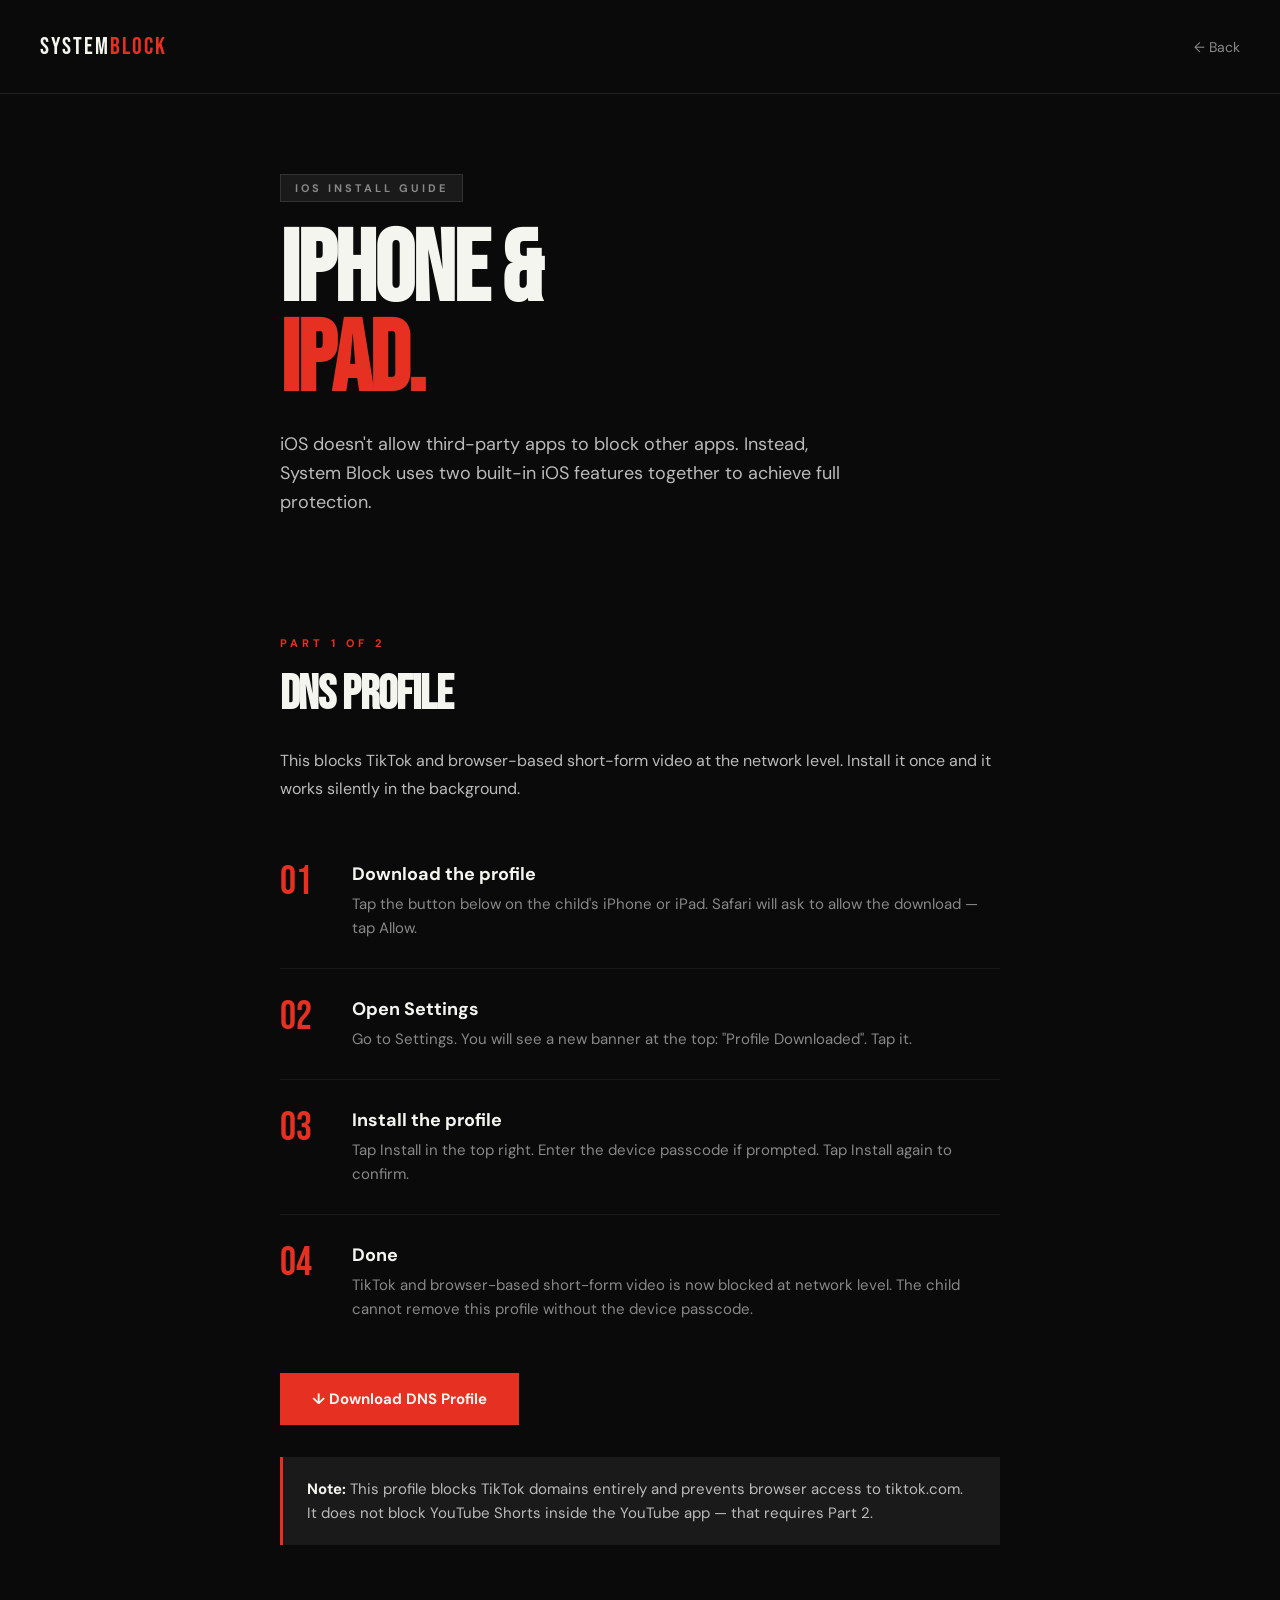
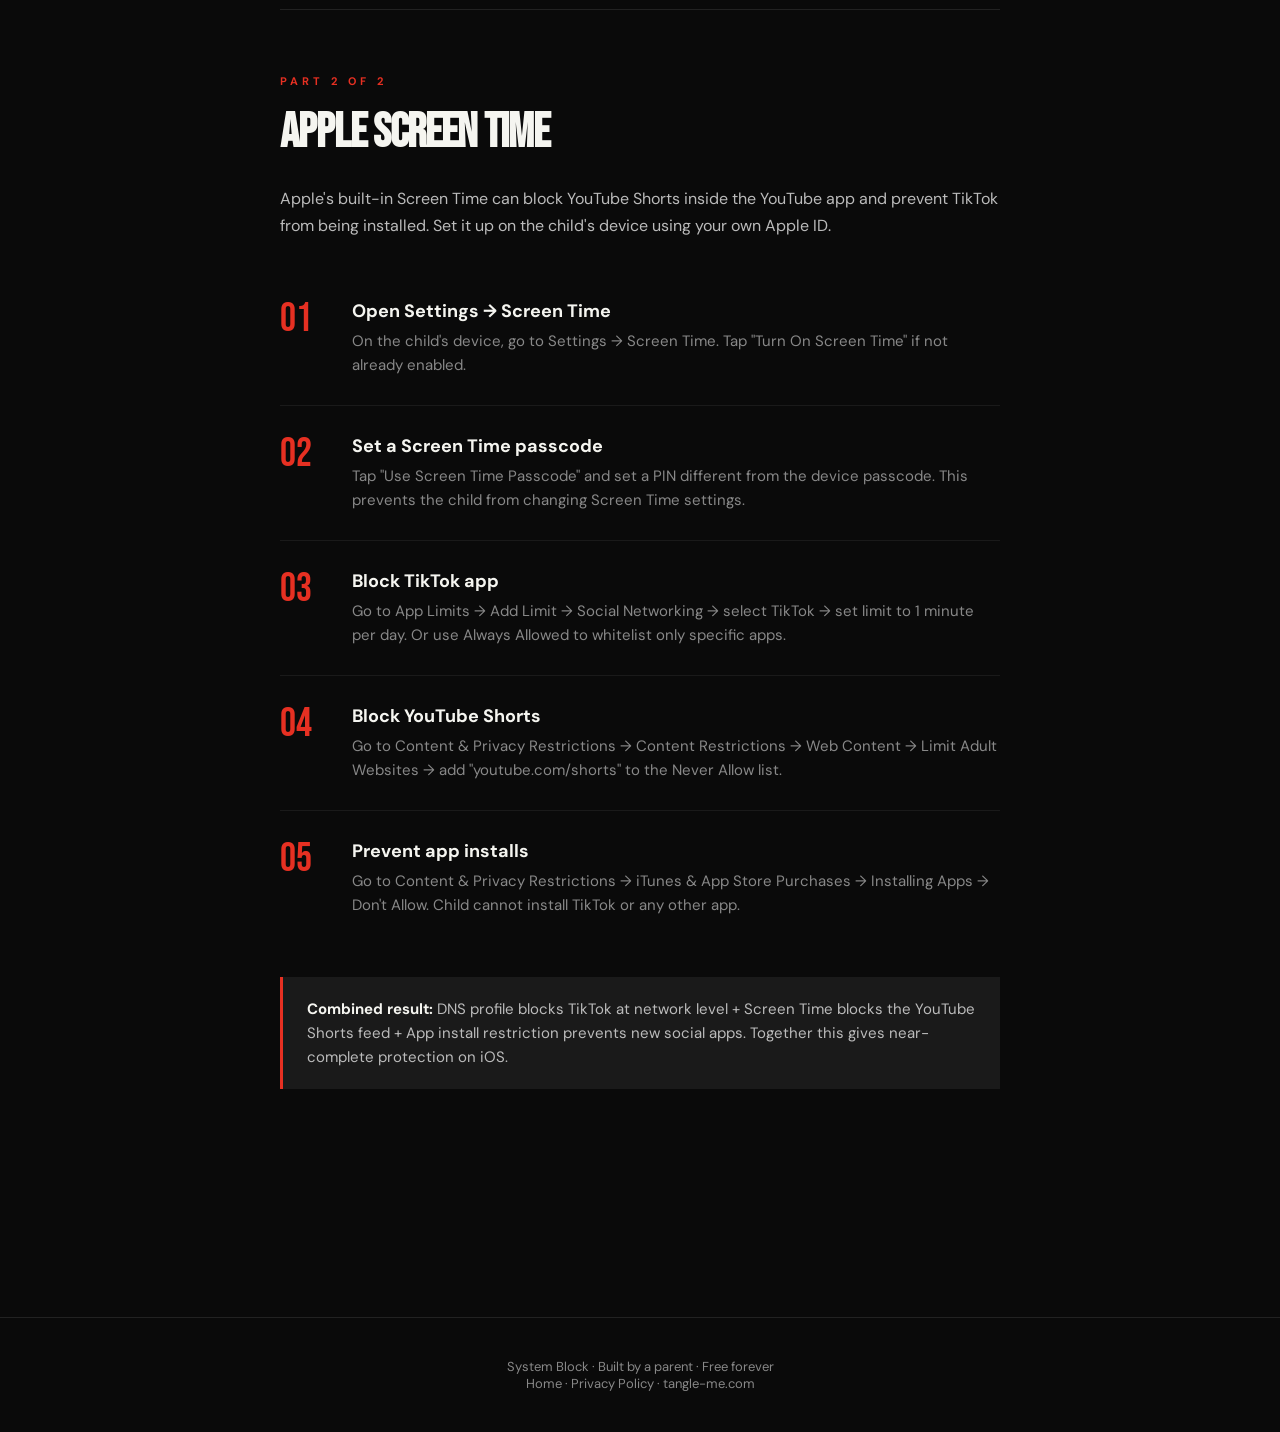
<file: ios-install.html>
<!DOCTYPE html>
<html lang="en">
<head>
<meta charset="UTF-8">
<meta name="viewport" content="width=device-width, initial-scale=1.0">
<title>iOS Install Guide — System Block</title>
<link href="https://fonts.googleapis.com/css2?family=Bebas+Neue&family=DM+Sans:wght@300;400;500;700&display=swap" rel="stylesheet">
<style>
  *, *::before, *::after { margin: 0; padding: 0; box-sizing: border-box; }
  :root { --black: #0a0a0a; --white: #f5f5f0; --red: #e63022; --grey: #1a1a1a; --grey-light: #888; }
  body { background: var(--black); color: var(--white); font-family: 'DM Sans', sans-serif; }

  header {
    padding: 32px 40px;
    border-bottom: 1px solid #222;
    display: flex;
    justify-content: space-between;
    align-items: center;
  }

  .logo { font-family: 'Bebas Neue', sans-serif; font-size: 24px; letter-spacing: 2px; }
  .logo span { color: var(--red); }
  header a { color: var(--grey-light); text-decoration: none; font-size: 14px; }
  header a:hover { color: var(--white); }

  .hero {
    padding: 80px 40px 60px;
    max-width: 800px;
    margin: 0 auto;
  }

  .badge {
    display: inline-block;
    background: #1a1a1a;
    border: 1px solid #333;
    color: var(--grey-light);
    font-size: 11px;
    font-weight: 700;
    letter-spacing: 3px;
    text-transform: uppercase;
    padding: 6px 14px;
    margin-bottom: 24px;
  }

  h1 {
    font-family: 'Bebas Neue', sans-serif;
    font-size: clamp(56px, 10vw, 100px);
    line-height: 0.9;
    letter-spacing: -2px;
    margin-bottom: 24px;
  }

  h1 span { color: var(--red); }

  .lead {
    font-size: 18px;
    color: #bbb;
    line-height: 1.6;
    max-width: 580px;
    margin-bottom: 60px;
  }

  .content { max-width: 800px; margin: 0 auto; padding: 0 40px 100px; }

  .part {
    margin-bottom: 64px;
    padding-bottom: 64px;
    border-bottom: 1px solid #222;
  }

  .part:last-child { border-bottom: none; }

  .part-label {
    font-size: 11px;
    font-weight: 700;
    letter-spacing: 4px;
    text-transform: uppercase;
    color: var(--red);
    margin-bottom: 16px;
  }

  .part h2 {
    font-family: 'Bebas Neue', sans-serif;
    font-size: 48px;
    letter-spacing: -1px;
    margin-bottom: 24px;
  }

  .part p { font-size: 16px; color: #bbb; line-height: 1.7; margin-bottom: 16px; }

  .steps { margin-top: 32px; display: flex; flex-direction: column; gap: 0; }

  .step {
    display: grid;
    grid-template-columns: 52px 1fr;
    gap: 20px;
    padding: 28px 0;
    border-bottom: 1px solid #1a1a1a;
    align-items: start;
  }

  .step:last-child { border-bottom: none; }

  .step-num {
    font-family: 'Bebas Neue', sans-serif;
    font-size: 40px;
    color: var(--red);
    line-height: 1;
  }

  .step h3 { font-size: 18px; font-weight: 700; margin-bottom: 6px; }
  .step p { font-size: 15px; color: var(--grey-light); line-height: 1.6; margin: 0; }

  .note {
    background: #1a1a1a;
    border-left: 3px solid var(--red);
    padding: 20px 24px;
    margin-top: 32px;
    font-size: 15px;
    color: #bbb;
    line-height: 1.6;
  }

  .note strong { color: var(--white); }

  .btn {
    display: inline-flex;
    align-items: center;
    gap: 10px;
    background: var(--red);
    color: var(--white);
    text-decoration: none;
    font-weight: 700;
    font-size: 15px;
    padding: 16px 32px;
    margin-top: 24px;
    transition: background 0.2s;
  }

  .btn:hover { background: #b82419; }

  footer {
    border-top: 1px solid #222;
    padding: 40px;
    text-align: center;
    font-size: 13px;
    color: var(--grey-light);
  }

  footer a { color: var(--grey-light); text-decoration: none; }
  footer a:hover { color: var(--white); }

  @media (max-width: 600px) {
    header, .hero, .content { padding-left: 24px; padding-right: 24px; }
  }
</style>
</head>
<body>

<header>
  <div class="logo">SYSTEM<span>BLOCK</span></div>
  <a href="systemblock.html">← Back</a>
</header>

<div class="hero">
  <div class="badge">iOS Install Guide</div>
  <h1>iPHONE &<br><span>iPAD.</span></h1>
  <p class="lead">
    iOS doesn't allow third-party apps to block other apps. Instead, System Block uses two built-in iOS features together to achieve full protection.
  </p>
</div>

<div class="content">

  <!-- PART 1: DNS PROFILE -->
  <div class="part">
    <div class="part-label">Part 1 of 2</div>
    <h2>DNS PROFILE</h2>
    <p>This blocks TikTok and browser-based short-form video at the network level. Install it once and it works silently in the background.</p>

    <div class="steps">
      <div class="step">
        <div class="step-num">01</div>
        <div>
          <h3>Download the profile</h3>
          <p>Tap the button below on the child's iPhone or iPad. Safari will ask to allow the download — tap Allow.</p>
        </div>
      </div>
      <div class="step">
        <div class="step-num">02</div>
        <div>
          <h3>Open Settings</h3>
          <p>Go to Settings. You will see a new banner at the top: "Profile Downloaded". Tap it.</p>
        </div>
      </div>
      <div class="step">
        <div class="step-num">03</div>
        <div>
          <h3>Install the profile</h3>
          <p>Tap Install in the top right. Enter the device passcode if prompted. Tap Install again to confirm.</p>
        </div>
      </div>
      <div class="step">
        <div class="step-num">04</div>
        <div>
          <h3>Done</h3>
          <p>TikTok and browser-based short-form video is now blocked at network level. The child cannot remove this profile without the device passcode.</p>
        </div>
      </div>
    </div>

    <a href="shortblock.mobileconfig" class="btn">↓ Download DNS Profile</a>

    <div class="note">
      <strong>Note:</strong> This profile blocks TikTok domains entirely and prevents browser access to tiktok.com. It does not block YouTube Shorts inside the YouTube app — that requires Part 2.
    </div>
  </div>

  <!-- PART 2: SCREEN TIME -->
  <div class="part">
    <div class="part-label">Part 2 of 2</div>
    <h2>APPLE SCREEN TIME</h2>
    <p>Apple's built-in Screen Time can block YouTube Shorts inside the YouTube app and prevent TikTok from being installed. Set it up on the child's device using your own Apple ID.</p>

    <div class="steps">
      <div class="step">
        <div class="step-num">01</div>
        <div>
          <h3>Open Settings → Screen Time</h3>
          <p>On the child's device, go to Settings → Screen Time. Tap "Turn On Screen Time" if not already enabled.</p>
        </div>
      </div>
      <div class="step">
        <div class="step-num">02</div>
        <div>
          <h3>Set a Screen Time passcode</h3>
          <p>Tap "Use Screen Time Passcode" and set a PIN different from the device passcode. This prevents the child from changing Screen Time settings.</p>
        </div>
      </div>
      <div class="step">
        <div class="step-num">03</div>
        <div>
          <h3>Block TikTok app</h3>
          <p>Go to App Limits → Add Limit → Social Networking → select TikTok → set limit to 1 minute per day. Or use Always Allowed to whitelist only specific apps.</p>
        </div>
      </div>
      <div class="step">
        <div class="step-num">04</div>
        <div>
          <h3>Block YouTube Shorts</h3>
          <p>Go to Content & Privacy Restrictions → Content Restrictions → Web Content → Limit Adult Websites → add "youtube.com/shorts" to the Never Allow list.</p>
        </div>
      </div>
      <div class="step">
        <div class="step-num">05</div>
        <div>
          <h3>Prevent app installs</h3>
          <p>Go to Content & Privacy Restrictions → iTunes & App Store Purchases → Installing Apps → Don't Allow. Child cannot install TikTok or any other app.</p>
        </div>
      </div>
    </div>

    <div class="note">
      <strong>Combined result:</strong> DNS profile blocks TikTok at network level + Screen Time blocks the YouTube Shorts feed + App install restriction prevents new social apps. Together this gives near-complete protection on iOS.
    </div>
  </div>

</div>

<footer>
  <p>System Block · Built by a parent · Free forever<br>
  <a href="systemblock.html">Home</a> · <a href="https://tangle-me.github.io/shortblock-site/privacy.html">Privacy Policy</a> · <a href="https://tangle-me.com">tangle-me.com</a></p>
</footer>

</body>
</html>
</file>
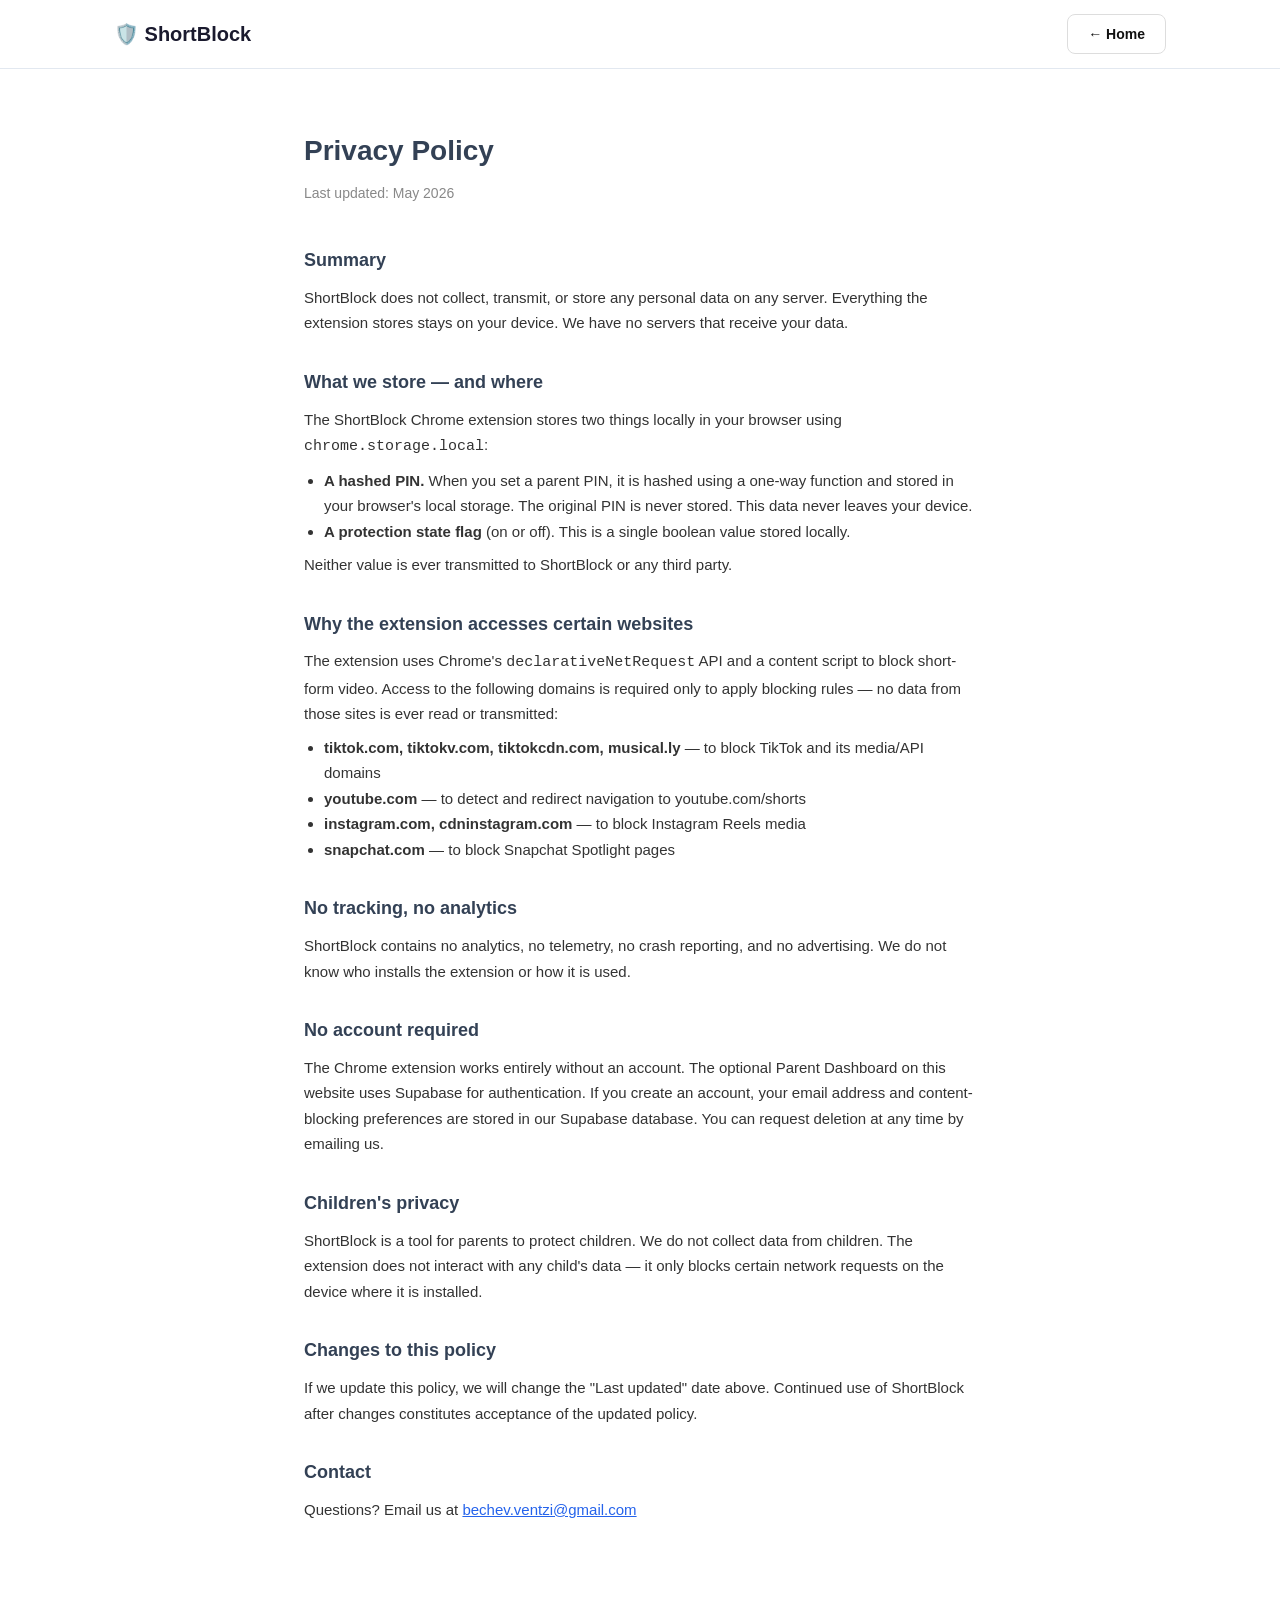
<file: privacy.html>
<!DOCTYPE html>
<html lang="en">
<head>
  <meta charset="UTF-8">
  <meta name="viewport" content="width=device-width, initial-scale=1.0">
  <title>ShortBlock — Privacy Policy</title>
  <link rel="stylesheet" href="style.css">
  <style>
    .privacy-wrap { max-width: 720px; margin: 60px auto; padding: 0 24px 80px; }
    .privacy-wrap h1 { font-size: 28px; margin-bottom: 8px; }
    .privacy-wrap .updated { color: #888; font-size: 14px; margin-bottom: 40px; }
    .privacy-wrap h2 { font-size: 18px; margin: 32px 0 10px; }
    .privacy-wrap p, .privacy-wrap li { font-size: 15px; line-height: 1.7; color: #333; }
    .privacy-wrap ul { padding-left: 20px; margin: 8px 0; }
    .privacy-wrap a { color: #2563eb; }
  </style>
</head>
<body>
  <nav>
    <div class="nav-inner">
      <span class="logo">🛡️ ShortBlock</span>
      <a href="index.html" class="btn-nav" style="background:transparent;color:#111;border:1px solid #ddd;">← Home</a>
    </div>
  </nav>

  <div class="privacy-wrap">
    <h1>Privacy Policy</h1>
    <p class="updated">Last updated: May 2026</p>

    <h2>Summary</h2>
    <p>ShortBlock does not collect, transmit, or store any personal data on any server. Everything the extension stores stays on your device. We have no servers that receive your data.</p>

    <h2>What we store — and where</h2>
    <p>The ShortBlock Chrome extension stores two things locally in your browser using <code>chrome.storage.local</code>:</p>
    <ul>
      <li><strong>A hashed PIN.</strong> When you set a parent PIN, it is hashed using a one-way function and stored in your browser's local storage. The original PIN is never stored. This data never leaves your device.</li>
      <li><strong>A protection state flag</strong> (on or off). This is a single boolean value stored locally.</li>
    </ul>
    <p>Neither value is ever transmitted to ShortBlock or any third party.</p>

    <h2>Why the extension accesses certain websites</h2>
    <p>The extension uses Chrome's <code>declarativeNetRequest</code> API and a content script to block short-form video. Access to the following domains is required only to apply blocking rules — no data from those sites is ever read or transmitted:</p>
    <ul>
      <li><strong>tiktok.com, tiktokv.com, tiktokcdn.com, musical.ly</strong> — to block TikTok and its media/API domains</li>
      <li><strong>youtube.com</strong> — to detect and redirect navigation to youtube.com/shorts</li>
      <li><strong>instagram.com, cdninstagram.com</strong> — to block Instagram Reels media</li>
      <li><strong>snapchat.com</strong> — to block Snapchat Spotlight pages</li>
    </ul>

    <h2>No tracking, no analytics</h2>
    <p>ShortBlock contains no analytics, no telemetry, no crash reporting, and no advertising. We do not know who installs the extension or how it is used.</p>

    <h2>No account required</h2>
    <p>The Chrome extension works entirely without an account. The optional Parent Dashboard on this website uses Supabase for authentication. If you create an account, your email address and content-blocking preferences are stored in our Supabase database. You can request deletion at any time by emailing us.</p>

    <h2>Children's privacy</h2>
    <p>ShortBlock is a tool for parents to protect children. We do not collect data from children. The extension does not interact with any child's data — it only blocks certain network requests on the device where it is installed.</p>

    <h2>Changes to this policy</h2>
    <p>If we update this policy, we will change the "Last updated" date above. Continued use of ShortBlock after changes constitutes acceptance of the updated policy.</p>

    <h2>Contact</h2>
    <p>Questions? Email us at <a href="mailto:bechev.ventzi@gmail.com">bechev.ventzi@gmail.com</a></p>
  </div>
</body>
</html>
</file>
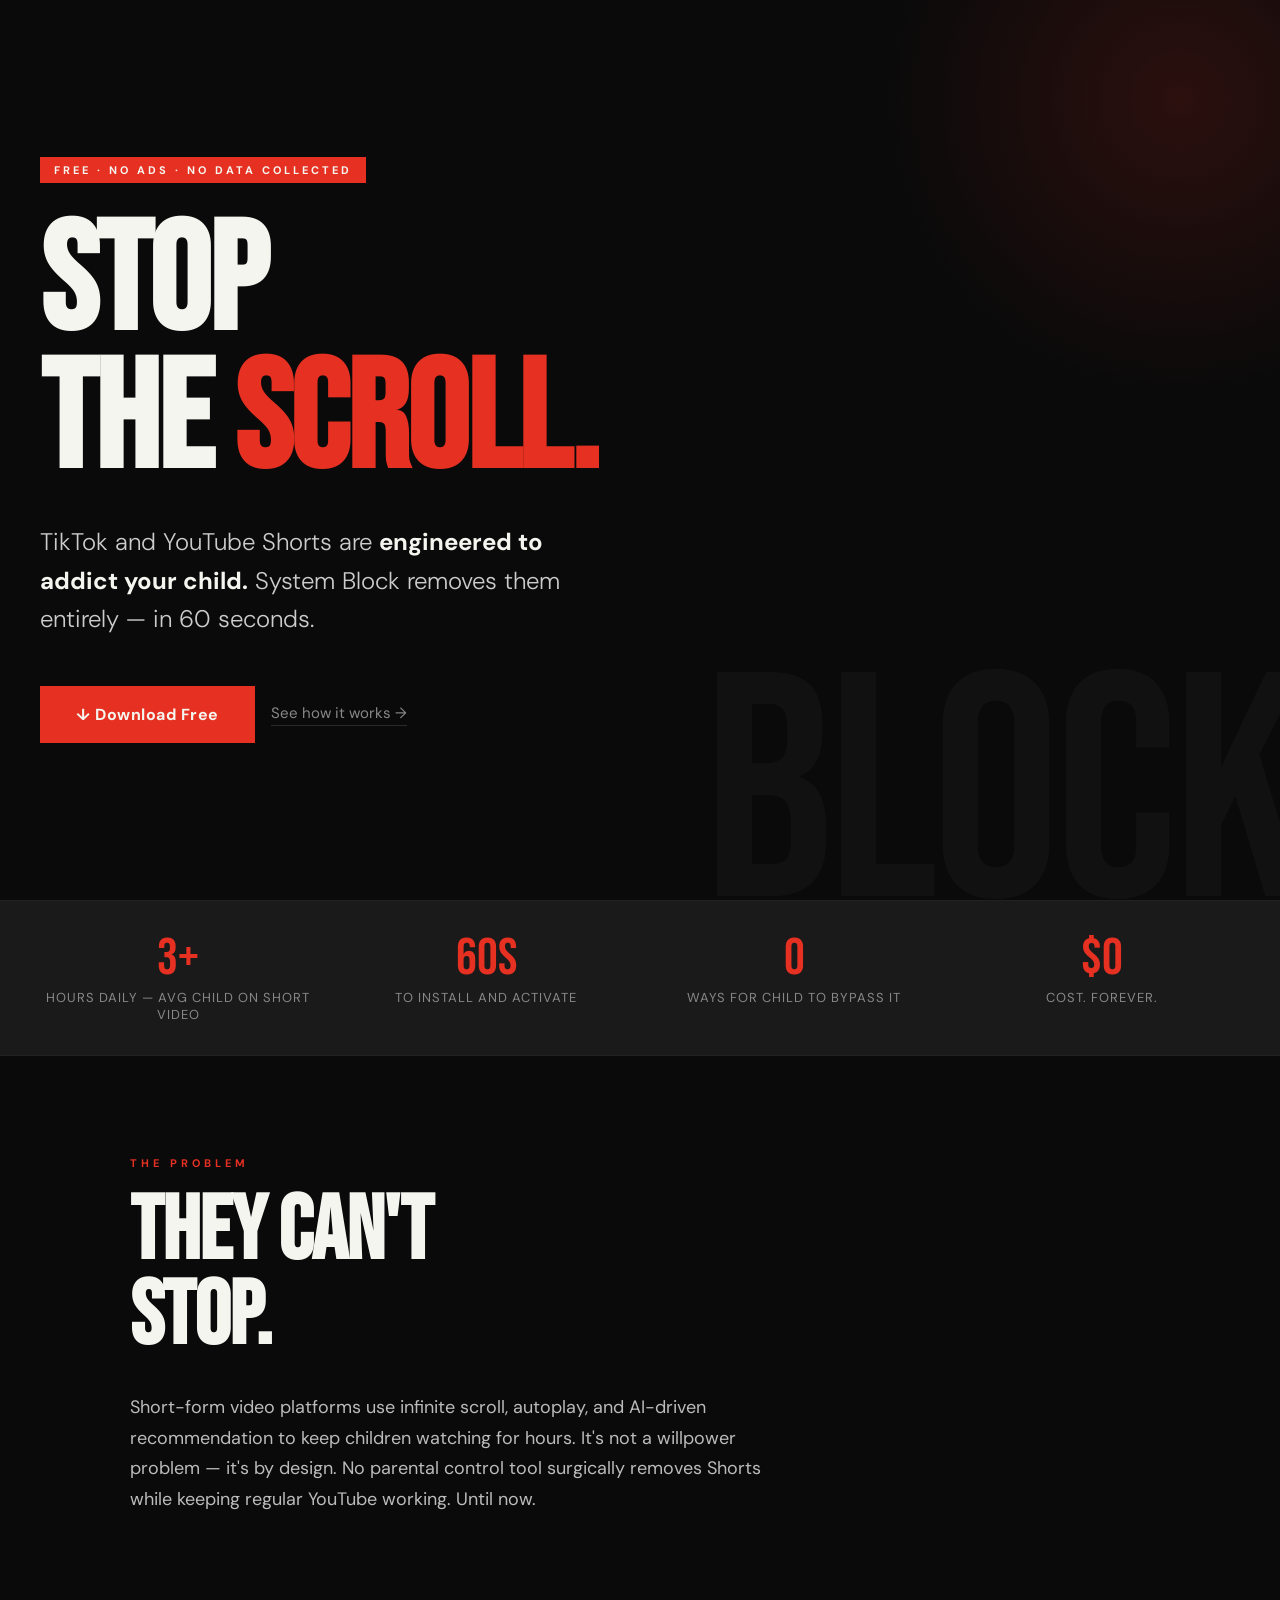
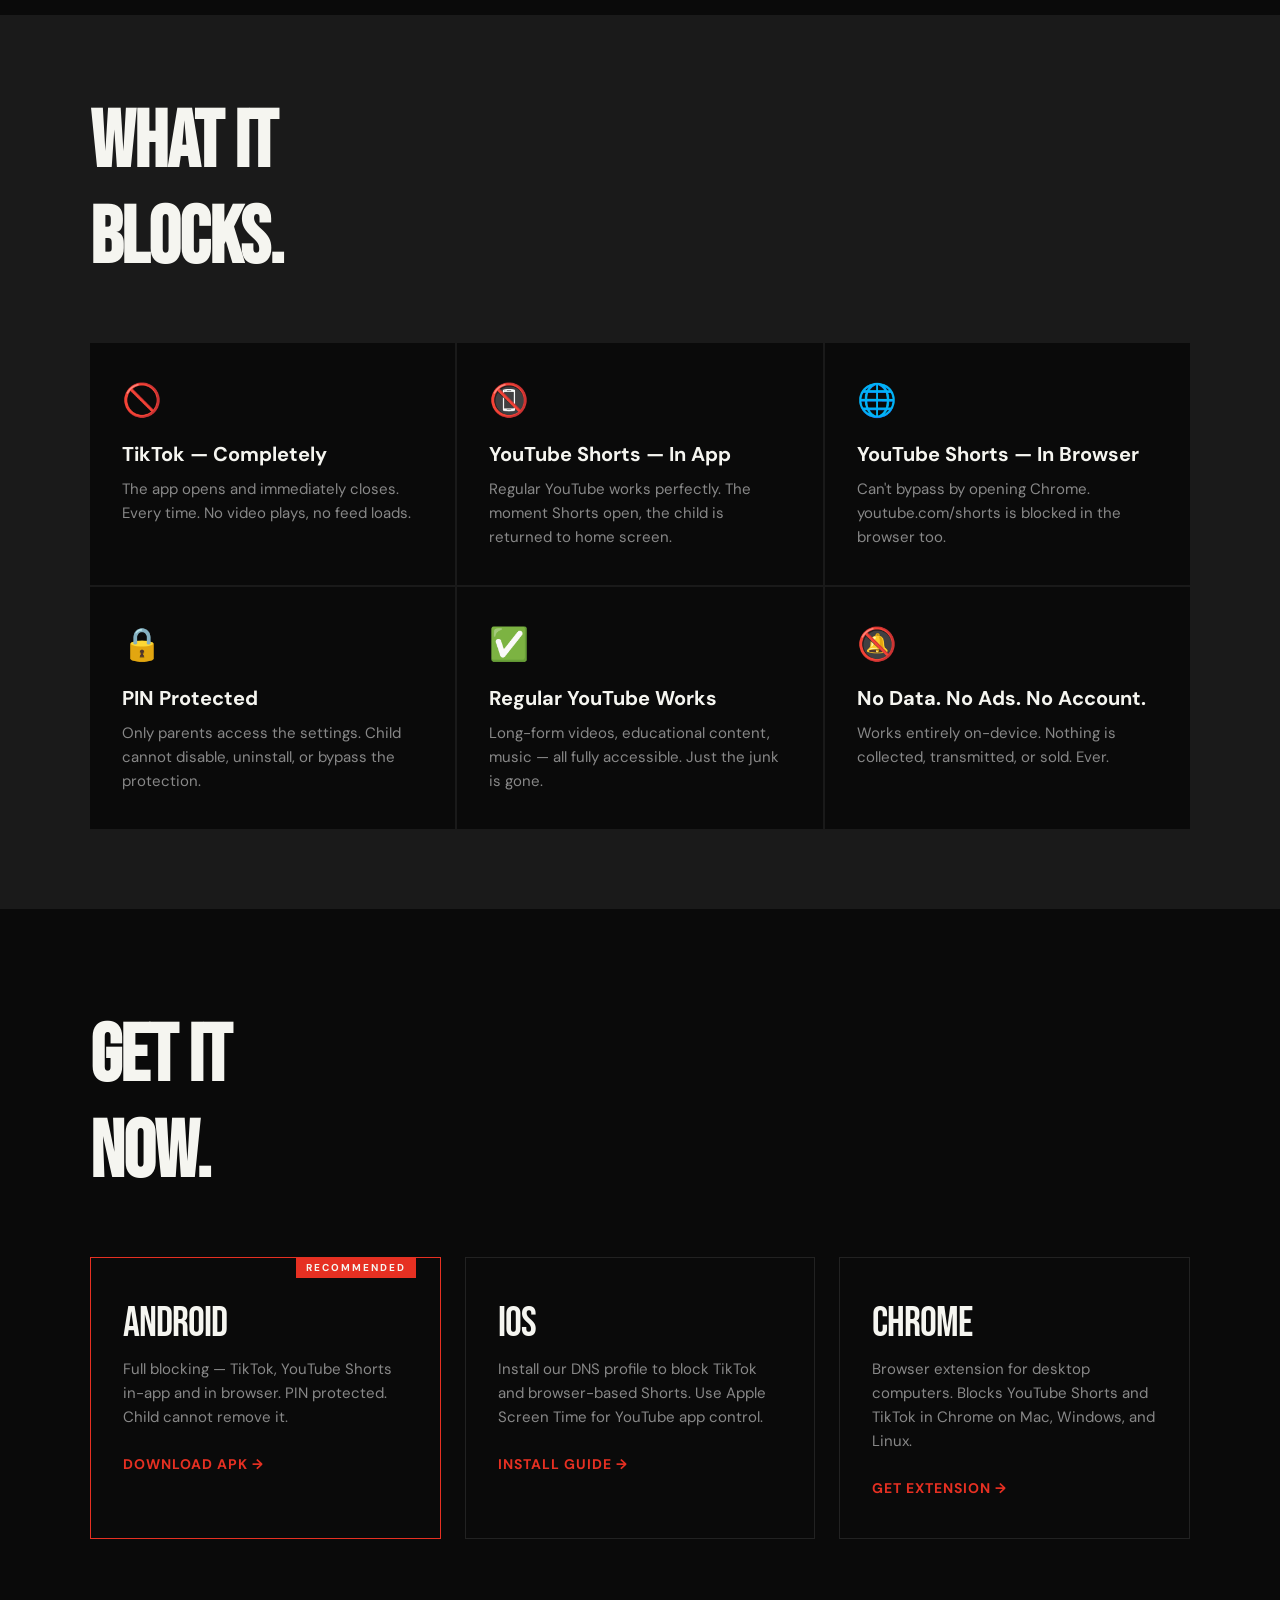
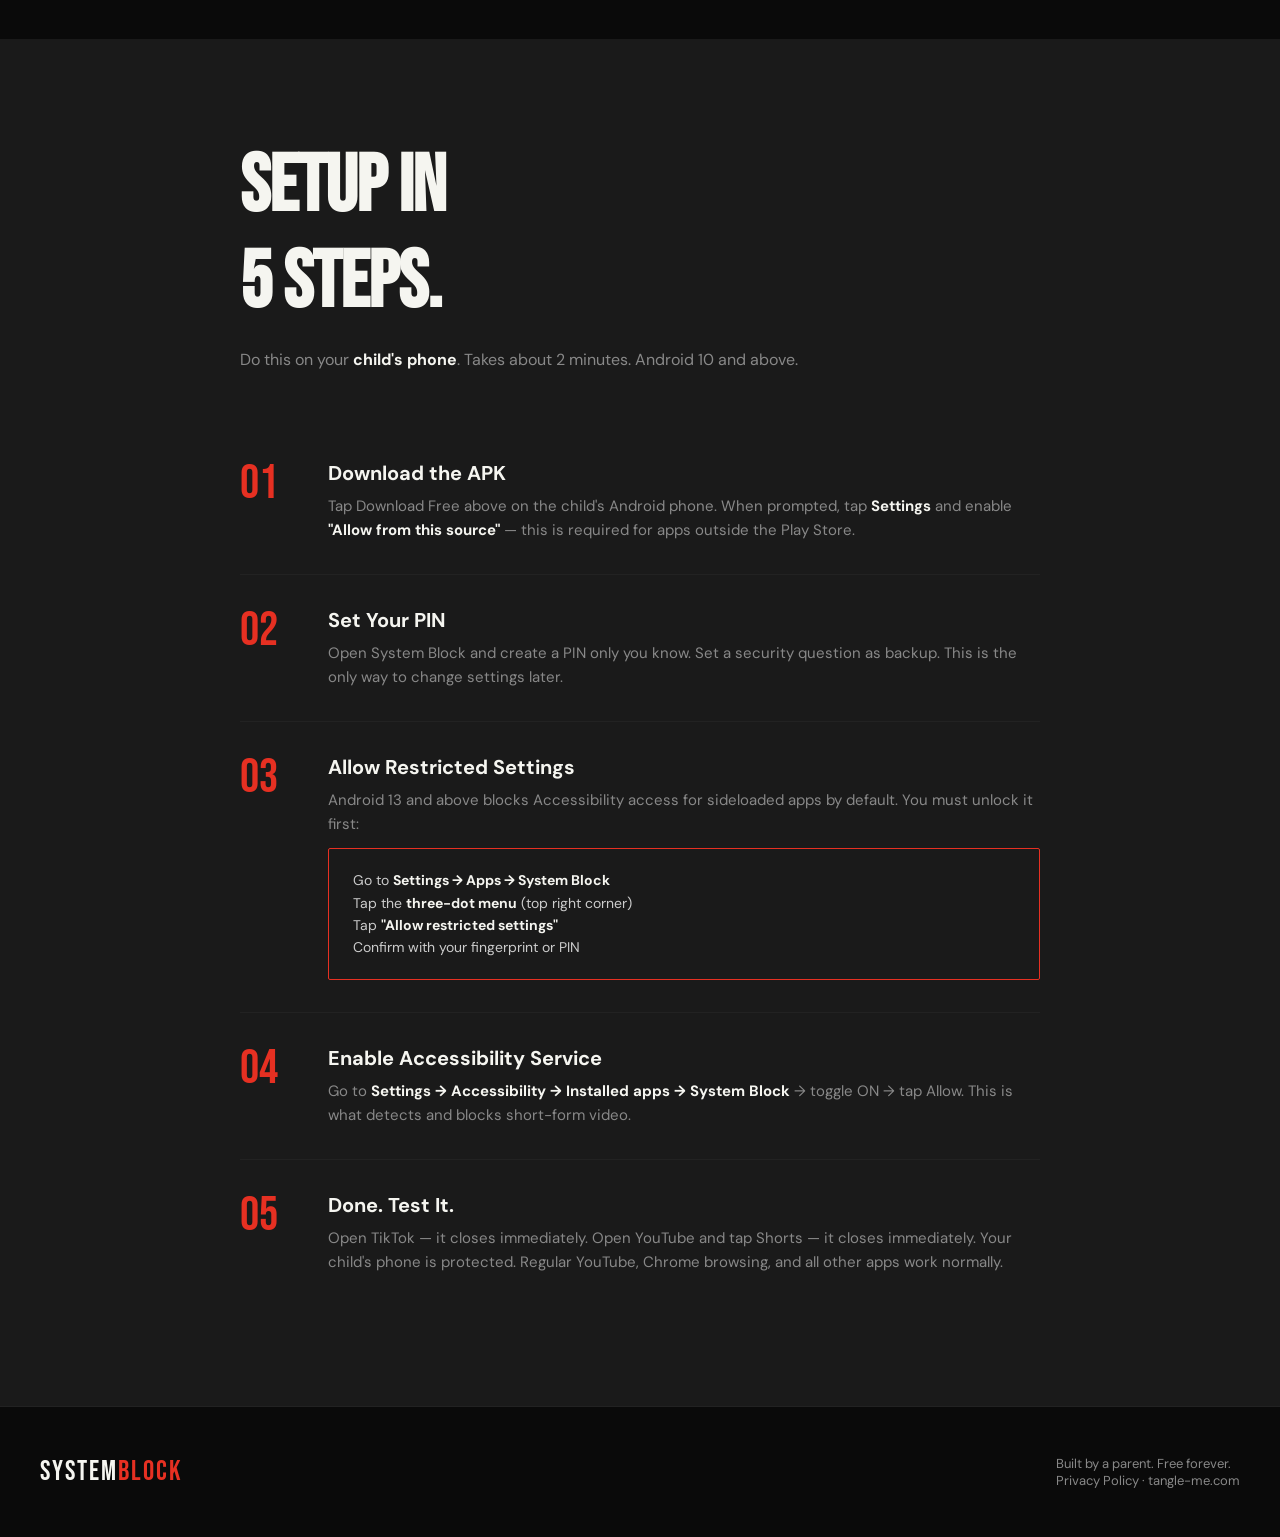
<file: systemblock.html>
<!DOCTYPE html>
<html lang="en">
<head>
<meta charset="UTF-8">
<meta name="viewport" content="width=device-width, initial-scale=1.0">
<title>System Block — Stop the Scroll</title>
<link href="https://fonts.googleapis.com/css2?family=Bebas+Neue&family=DM+Sans:wght@300;400;500;700&display=swap" rel="stylesheet">
<style>
  *, *::before, *::after { margin: 0; padding: 0; box-sizing: border-box; }
  :root {
    --black: #0a0a0a; --white: #f5f5f0; --red: #e63022;
    --red-dark: #b82419; --grey: #1a1a1a; --grey-mid: #2a2a2a; --grey-light: #888;
  }
  html { scroll-behavior: smooth; }
  body { background: var(--black); color: var(--white); font-family: 'DM Sans', sans-serif; overflow-x: hidden; }

  .hero { min-height: 100vh; display: flex; flex-direction: column; justify-content: center; padding: 60px 40px; position: relative; overflow: hidden; }
  .hero::before { content: ''; position: absolute; top: -200px; right: -200px; width: 600px; height: 600px; background: radial-gradient(circle, rgba(230,48,34,0.15) 0%, transparent 70%); pointer-events: none; }
  .hero::after { content: 'BLOCK'; position: absolute; bottom: -60px; right: -20px; font-family: 'Bebas Neue', sans-serif; font-size: clamp(160px, 25vw, 320px); color: rgba(255,255,255,0.03); pointer-events: none; line-height: 1; letter-spacing: -5px; }

  .badge { display: inline-block; background: var(--red); color: var(--white); font-size: 11px; font-weight: 700; letter-spacing: 3px; text-transform: uppercase; padding: 6px 14px; margin-bottom: 32px; width: fit-content; }
  .hero h1 { font-family: 'Bebas Neue', sans-serif; font-size: clamp(64px, 12vw, 160px); line-height: 0.9; letter-spacing: -2px; margin-bottom: 32px; }
  .hero h1 span { color: var(--red); }
  .hero p.lead { font-size: clamp(18px, 2.5vw, 24px); font-weight: 300; max-width: 560px; line-height: 1.6; color: #ccc; margin-bottom: 48px; }
  .hero p.lead strong { color: var(--white); font-weight: 700; }
  .cta-group { display: flex; gap: 16px; flex-wrap: wrap; align-items: center; }
  .btn-primary { display: inline-flex; align-items: center; gap: 10px; background: var(--red); color: var(--white); text-decoration: none; font-weight: 700; font-size: 16px; padding: 18px 36px; transition: background 0.2s, transform 0.2s; letter-spacing: 0.5px; }
  .btn-primary:hover { background: var(--red-dark); transform: translateY(-2px); }
  .btn-secondary { display: inline-flex; align-items: center; gap: 8px; color: var(--grey-light); text-decoration: none; font-size: 15px; border-bottom: 1px solid var(--grey-mid); padding-bottom: 2px; transition: color 0.2s; }
  .btn-secondary:hover { color: var(--white); }

  .stat-bar { background: var(--grey); padding: 32px 40px; display: grid; grid-template-columns: repeat(auto-fit, minmax(180px, 1fr)); gap: 32px; border-top: 1px solid #222; border-bottom: 1px solid #222; }
  .stat { text-align: center; }
  .stat-num { font-family: 'Bebas Neue', sans-serif; font-size: 52px; color: var(--red); line-height: 1; }
  .stat-label { font-size: 13px; color: var(--grey-light); margin-top: 4px; letter-spacing: 1px; text-transform: uppercase; }

  .section { padding: 100px 40px; max-width: 1100px; margin: 0 auto; }
  .section-label { font-size: 11px; font-weight: 700; letter-spacing: 4px; text-transform: uppercase; color: var(--red); margin-bottom: 20px; }
  .section h2 { font-family: 'Bebas Neue', sans-serif; font-size: clamp(48px, 7vw, 96px); line-height: 0.95; letter-spacing: -1px; margin-bottom: 32px; }
  .section p { font-size: 18px; line-height: 1.7; color: #bbb; max-width: 640px; }

  .features { background: var(--grey); padding: 80px 40px; }
  .features-inner { max-width: 1100px; margin: 0 auto; }
  .features h2 { font-family: 'Bebas Neue', sans-serif; font-size: clamp(48px, 7vw, 80px); margin-bottom: 56px; letter-spacing: -1px; }
  .features-grid { display: grid; grid-template-columns: repeat(auto-fit, minmax(280px, 1fr)); gap: 2px; }
  .feature-card { background: var(--black); padding: 36px 32px; transition: background 0.2s; }
  .feature-card:hover { background: #111; }
  .feature-icon { font-size: 32px; margin-bottom: 20px; display: block; }
  .feature-card h3 { font-size: 20px; font-weight: 700; margin-bottom: 10px; }
  .feature-card p { font-size: 15px; color: var(--grey-light); line-height: 1.6; }

  .platform-section { padding: 100px 40px; }
  .platform-inner { max-width: 1100px; margin: 0 auto; }
  .platform-inner h2 { font-family: 'Bebas Neue', sans-serif; font-size: clamp(48px, 7vw, 80px); letter-spacing: -1px; margin-bottom: 56px; }
  .platform-grid { display: grid; grid-template-columns: repeat(auto-fit, minmax(300px, 1fr)); gap: 24px; }
  .platform-card { border: 1px solid #222; padding: 40px 32px; position: relative; transition: border-color 0.2s; }
  .platform-card:hover { border-color: var(--red); }
  .platform-card.primary { border-color: var(--red); }
  .platform-tag { position: absolute; top: -1px; right: 24px; background: var(--red); font-size: 10px; font-weight: 700; letter-spacing: 2px; text-transform: uppercase; padding: 4px 10px; }
  .platform-os { font-family: 'Bebas Neue', sans-serif; font-size: 42px; letter-spacing: -1px; margin-bottom: 8px; }
  .platform-card p { font-size: 15px; color: var(--grey-light); line-height: 1.6; margin-bottom: 24px; }
  .platform-link { display: inline-flex; align-items: center; gap: 8px; color: var(--red); text-decoration: none; font-weight: 700; font-size: 14px; letter-spacing: 1px; text-transform: uppercase; transition: gap 0.2s; }
  .platform-link:hover { gap: 14px; }

  .install-section { background: var(--grey); padding: 100px 40px; }
  .install-inner { max-width: 800px; margin: 0 auto; }
  .install-inner h2 { font-family: 'Bebas Neue', sans-serif; font-size: clamp(48px, 7vw, 80px); letter-spacing: -1px; margin-bottom: 16px; }
  .install-subtitle { font-size: 16px; color: var(--grey-light); margin-bottom: 56px; line-height: 1.6; }
  .steps { display: flex; flex-direction: column; }
  .step { display: grid; grid-template-columns: 64px 1fr; gap: 24px; padding: 32px 0; border-bottom: 1px solid #222; align-items: start; }
  .step:last-child { border-bottom: none; }
  .step-num { font-family: 'Bebas Neue', sans-serif; font-size: 48px; color: var(--red); line-height: 1; }
  .step h3 { font-size: 20px; font-weight: 700; margin-bottom: 8px; }
  .step p { font-size: 15px; color: var(--grey-light); line-height: 1.6; }

  .warning-box { background: #1a1a1a; border: 1px solid #e63022; padding: 20px 24px; margin-top: 12px; border-radius: 2px; }
  .warning-box p { font-size: 14px; color: #ccc; line-height: 1.6; margin: 0; }
  .warning-box strong { color: var(--white); }

  footer { border-top: 1px solid #222; padding: 48px 40px; display: flex; justify-content: space-between; align-items: center; flex-wrap: wrap; gap: 24px; }
  .footer-logo { font-family: 'Bebas Neue', sans-serif; font-size: 28px; letter-spacing: 2px; }
  .footer-logo span { color: var(--red); }
  footer p { font-size: 13px; color: var(--grey-light); }
  footer a { color: var(--grey-light); text-decoration: none; }
  footer a:hover { color: var(--white); }

  @keyframes fadeUp { from { opacity: 0; transform: translateY(30px); } to { opacity: 1; transform: translateY(0); } }
  .hero .badge { animation: fadeUp 0.6s ease both; }
  .hero h1 { animation: fadeUp 0.6s 0.1s ease both; }
  .hero p.lead { animation: fadeUp 0.6s 0.2s ease both; }
  .cta-group { animation: fadeUp 0.6s 0.3s ease both; }

  @media (max-width: 600px) {
    .hero, .section, .platform-section, .install-section { padding-left: 24px; padding-right: 24px; }
    .stat-bar { padding: 24px; }
    .features { padding: 60px 24px; }
    footer { padding: 40px 24px; flex-direction: column; text-align: center; }
  }
</style>
</head>
<body>

<section class="hero">
  <div class="badge">Free · No Ads · No Data Collected</div>
  <h1>STOP<br>THE <span>SCROLL.</span></h1>
  <p class="lead">TikTok and YouTube Shorts are <strong>engineered to addict your child.</strong> System Block removes them entirely — in 60 seconds.</p>
  <div class="cta-group">
    <a href="#download" class="btn-primary">↓ Download Free</a>
    <a href="#how" class="btn-secondary">See how it works →</a>
  </div>
</section>

<div class="stat-bar">
  <div class="stat"><div class="stat-num">3+</div><div class="stat-label">Hours daily — avg child on short video</div></div>
  <div class="stat"><div class="stat-num">60s</div><div class="stat-label">To install and activate</div></div>
  <div class="stat"><div class="stat-num">0</div><div class="stat-label">Ways for child to bypass it</div></div>
  <div class="stat"><div class="stat-num">$0</div><div class="stat-label">Cost. Forever.</div></div>
</div>

<div class="section">
  <div class="section-label">The Problem</div>
  <h2>THEY CAN'T<br>STOP.</h2>
  <p>Short-form video platforms use infinite scroll, autoplay, and AI-driven recommendation to keep children watching for hours. It's not a willpower problem — it's by design. No parental control tool surgically removes Shorts while keeping regular YouTube working. Until now.</p>
</div>

<div class="features">
  <div class="features-inner">
    <h2>WHAT IT<br>BLOCKS.</h2>
    <div class="features-grid">
      <div class="feature-card"><span class="feature-icon">🚫</span><h3>TikTok — Completely</h3><p>The app opens and immediately closes. Every time. No video plays, no feed loads.</p></div>
      <div class="feature-card"><span class="feature-icon">📵</span><h3>YouTube Shorts — In App</h3><p>Regular YouTube works perfectly. The moment Shorts open, the child is returned to home screen.</p></div>
      <div class="feature-card"><span class="feature-icon">🌐</span><h3>YouTube Shorts — In Browser</h3><p>Can't bypass by opening Chrome. youtube.com/shorts is blocked in the browser too.</p></div>
      <div class="feature-card"><span class="feature-icon">🔒</span><h3>PIN Protected</h3><p>Only parents access the settings. Child cannot disable, uninstall, or bypass the protection.</p></div>
      <div class="feature-card"><span class="feature-icon">✅</span><h3>Regular YouTube Works</h3><p>Long-form videos, educational content, music — all fully accessible. Just the junk is gone.</p></div>
      <div class="feature-card"><span class="feature-icon">🔕</span><h3>No Data. No Ads. No Account.</h3><p>Works entirely on-device. Nothing is collected, transmitted, or sold. Ever.</p></div>
    </div>
  </div>
</div>

<div class="platform-section" id="download">
  <div class="platform-inner">
    <h2>GET IT<br>NOW.</h2>
    <div class="platform-grid">
      <div class="platform-card primary">
        <div class="platform-tag">Recommended</div>
        <div class="platform-os">Android</div>
        <p>Full blocking — TikTok, YouTube Shorts in-app and in browser. PIN protected. Child cannot remove it.</p>
        <a href="app-debug.apk" class="platform-link">Download APK →</a>
      </div>
      <div class="platform-card">
        <div class="platform-os">iOS</div>
        <p>Install our DNS profile to block TikTok and browser-based Shorts. Use Apple Screen Time for YouTube app control.</p>
        <a href="ios-install.html" class="platform-link">Install Guide →</a>
      </div>
      <div class="platform-card">
        <div class="platform-os">Chrome</div>
        <p>Browser extension for desktop computers. Blocks YouTube Shorts and TikTok in Chrome on Mac, Windows, and Linux.</p>
        <a href="https://chrome.google.com/webstore/detail/pddknndoenpjaidccpghdcbolmagoenb" class="platform-link" target="_blank">Get Extension →</a>
      </div>
    </div>
  </div>
</div>

<div class="install-section" id="how">
  <div class="install-inner">
    <h2>SETUP IN<br>5 STEPS.</h2>
    <p class="install-subtitle">Do this on your <strong style="color:var(--white)">child's phone</strong>. Takes about 2 minutes. Android 10 and above.</p>
    <div class="steps">

      <div class="step">
        <div class="step-num">01</div>
        <div>
          <h3>Download the APK</h3>
          <p>Tap Download Free above on the child's Android phone. When prompted, tap <strong style="color:var(--white)">Settings</strong> and enable <strong style="color:var(--white)">"Allow from this source"</strong> — this is required for apps outside the Play Store.</p>
        </div>
      </div>

      <div class="step">
        <div class="step-num">02</div>
        <div>
          <h3>Set Your PIN</h3>
          <p>Open System Block and create a PIN only you know. Set a security question as backup. This is the only way to change settings later.</p>
        </div>
      </div>

      <div class="step">
        <div class="step-num">03</div>
        <div>
          <h3>Allow Restricted Settings</h3>
          <p>Android 13 and above blocks Accessibility access for sideloaded apps by default. You must unlock it first:</p>
          <div class="warning-box">
            <p>
              Go to <strong>Settings → Apps → System Block</strong><br>
              Tap the <strong>three-dot menu</strong> (top right corner)<br>
              Tap <strong>"Allow restricted settings"</strong><br>
              Confirm with your fingerprint or PIN
            </p>
          </div>
        </div>
      </div>

      <div class="step">
        <div class="step-num">04</div>
        <div>
          <h3>Enable Accessibility Service</h3>
          <p>Go to <strong style="color:var(--white)">Settings → Accessibility → Installed apps → System Block</strong> → toggle ON → tap Allow. This is what detects and blocks short-form video.</p>
        </div>
      </div>

      <div class="step">
        <div class="step-num">05</div>
        <div>
          <h3>Done. Test It.</h3>
          <p>Open TikTok — it closes immediately. Open YouTube and tap Shorts — it closes immediately. Your child's phone is protected. Regular YouTube, Chrome browsing, and all other apps work normally.</p>
        </div>
      </div>

    </div>
  </div>
</div>

<footer>
  <div class="footer-logo">SYSTEM<span>BLOCK</span></div>
  <p>Built by a parent. Free forever.<br>
    <a href="https://tangle-me.github.io/shortblock-site/privacy.html">Privacy Policy</a> ·
    <a href="https://tangle-me.com">tangle-me.com</a>
  </p>
</footer>

</body>
</html>
</file>
<file: style.css>
*, *::before, *::after { box-sizing: border-box; margin: 0; padding: 0; }

:root {
  --dark: #1A1A2E;
  --accent: #4F46E5;
  --green: #10B981;
  --light: #F8FAFC;
  --text: #334155;
  --muted: #94A3B8;
  --border: #E2E8F0;
}

body {
  font-family: -apple-system, BlinkMacSystemFont, 'Segoe UI', Roboto, sans-serif;
  color: var(--text);
  background: #fff;
  line-height: 1.6;
}

/* NAV */
nav {
  position: sticky; top: 0; z-index: 100;
  background: rgba(255,255,255,0.95);
  backdrop-filter: blur(8px);
  border-bottom: 1px solid var(--border);
}
.nav-inner {
  max-width: 1100px; margin: 0 auto;
  padding: 14px 24px;
  display: flex; align-items: center; justify-content: space-between;
}
.logo { font-size: 20px; font-weight: 700; color: var(--dark); }
.btn-nav {
  padding: 8px 20px; background: var(--dark); color: #fff;
  border-radius: 8px; text-decoration: none; font-size: 14px; font-weight: 600;
  transition: background .2s;
}
.btn-nav:hover { background: var(--accent); }

/* HERO */
.hero {
  max-width: 800px; margin: 0 auto;
  padding: 80px 24px 64px;
  text-align: center;
}
.hero-badge {
  display: inline-block;
  background: #E8F5E9; color: #2E7D32;
  padding: 6px 16px; border-radius: 20px;
  font-size: 13px; font-weight: 600;
  margin-bottom: 24px;
}
.hero h1 {
  font-size: clamp(30px, 5vw, 56px);
  font-weight: 800; color: var(--dark);
  line-height: 1.15; margin-bottom: 20px;
}
.subtitle {
  font-size: clamp(16px, 2vw, 19px);
  color: var(--muted); max-width: 580px;
  margin: 0 auto 36px;
}
.btn-primary {
  display: inline-block;
  padding: 16px 40px; background: var(--dark); color: #fff;
  border-radius: 10px; text-decoration: none; font-size: 18px; font-weight: 700;
  transition: background .2s;
}
.btn-primary:hover { background: var(--accent); }
.btn-secondary {
  padding: 14px 36px; background: var(--light); color: var(--dark);
  border-radius: 10px; text-decoration: none; font-size: 17px; font-weight: 600;
  border: 1px solid var(--border);
}

/* DEVICE PICKER */
.pick-device {
  padding: 64px 24px;
  text-align: center;
  background: var(--light);
}
.pick-device h2 {
  font-size: clamp(22px, 4vw, 36px);
  font-weight: 800; color: var(--dark);
  margin-bottom: 36px;
}
.step-label {
  font-size: 12px; font-weight: 700;
  color: var(--accent); letter-spacing: 1px;
  margin-bottom: 12px;
}
.device-grid {
  max-width: 800px; margin: 0 auto;
  display: grid;
  grid-template-columns: repeat(auto-fit, minmax(220px, 1fr));
  gap: 20px;
}
.device-card {
  background: #fff; border: 2px solid var(--border);
  border-radius: 20px; padding: 36px 24px;
  cursor: pointer; transition: all .2s;
  text-align: center;
}
.device-card:hover {
  border-color: var(--accent);
  transform: translateY(-4px);
  box-shadow: 0 8px 32px rgba(79,70,229,.12);
}
.device-icon { font-size: 48px; margin-bottom: 14px; }
.device-name { font-size: 18px; font-weight: 700; color: var(--dark); margin-bottom: 6px; }
.device-sub { font-size: 13px; color: var(--muted); }

/* INSTALL STEPS */
.install-steps {
  max-width: 720px; margin: 0 auto;
  padding: 64px 24px;
}
.install-steps h2 {
  font-size: clamp(22px, 4vw, 34px);
  font-weight: 800; color: var(--dark);
  margin-bottom: 40px;
}
.steps-list { display: flex; flex-direction: column; gap: 0; }
.step-item {
  display: flex; gap: 20px;
  padding: 28px 0;
  border-bottom: 1px solid var(--border);
}
.step-item:last-child { border-bottom: none; }
.step-num {
  min-width: 44px; height: 44px;
  background: var(--dark); color: #fff;
  border-radius: 50%;
  display: flex; align-items: center; justify-content: center;
  font-weight: 800; font-size: 18px; flex-shrink: 0;
}
.step-body h3 { font-size: 17px; font-weight: 700; color: var(--dark); margin-bottom: 8px; }
.step-body p { font-size: 14px; color: var(--text); margin-bottom: 12px; line-height: 1.6; }
.note { font-size: 12px !important; color: var(--muted) !important; }

.btn-download {
  display: inline-block;
  padding: 13px 28px; background: var(--dark); color: #fff;
  border-radius: 10px; text-decoration: none; font-size: 15px; font-weight: 700;
  transition: background .2s; margin-bottom: 10px;
}
.btn-download:hover { background: var(--accent); }

.url-box {
  background: var(--light); border: 1px solid var(--border);
  border-radius: 8px; padding: 10px 16px;
  font-family: monospace; font-size: 14px; color: var(--dark);
  margin: 8px 0 12px; display: inline-block;
}
.success-box {
  background: #E8F5E9; color: #2E7D32;
  border-radius: 10px; padding: 14px 20px;
  font-size: 14px; font-weight: 600;
}
.optional-box {
  background: #EEF2FF; border-radius: 12px;
  padding: 16px 20px; margin-top: 32px;
  font-size: 14px; color: var(--text);
}
.optional-box a { color: var(--accent); font-weight: 600; }
.btn-back {
  margin-top: 24px;
  background: none; border: 1px solid var(--border);
  color: var(--muted); padding: 10px 20px;
  border-radius: 8px; cursor: pointer; font-size: 14px;
}
.btn-back:hover { color: var(--dark); border-color: var(--dark); }

/* FEATURES */
.features {
  background: var(--light);
  padding: 80px 24px;
  text-align: center;
}
.features h2, .download h2, .how-steps h2 {
  font-size: clamp(24px, 4vw, 40px);
  font-weight: 800; color: var(--dark);
  margin-bottom: 48px;
}
.feature-grid {
  max-width: 1000px; margin: 0 auto;
  display: grid;
  grid-template-columns: repeat(auto-fit, minmax(220px, 1fr));
  gap: 24px;
}
.feature-card {
  background: #fff; border-radius: 16px;
  padding: 32px 24px; border: 1px solid var(--border);
  text-align: left;
}
.icon { font-size: 32px; margin-bottom: 16px; }
.feature-card h3 { font-size: 18px; font-weight: 700; color: var(--dark); margin-bottom: 10px; }
.feature-card p { font-size: 14px; color: var(--muted); }

/* DOWNLOAD */
.download {
  padding: 80px 24px;
  text-align: center;
}
.download-sub { color: var(--muted); margin-bottom: 48px; font-size: 16px; }
.download-grid {
  max-width: 900px; margin: 0 auto;
  display: grid;
  grid-template-columns: repeat(auto-fit, minmax(250px, 1fr));
  gap: 24px;
}
.download-card {
  border: 2px solid var(--border); border-radius: 16px;
  padding: 32px 24px; text-align: center;
  transition: border-color .2s;
}
.download-card:hover { border-color: var(--accent); }
.platform-icon { font-size: 40px; margin-bottom: 12px; }
.download-card h3 { font-size: 20px; font-weight: 700; color: var(--dark); margin-bottom: 10px; }
.download-card p { font-size: 14px; color: var(--muted); margin-bottom: 20px; }
.btn-download {
  display: inline-block;
  padding: 12px 28px; background: var(--dark); color: #fff;
  border-radius: 10px; text-decoration: none; font-size: 15px; font-weight: 700;
  transition: background .2s;
}
.btn-download:hover { background: var(--accent); }
.install-note { font-size: 12px; color: var(--muted); margin-top: 10px; }

/* HOW STEPS */
.how-steps {
  background: var(--light);
  padding: 80px 24px;
  text-align: center;
}
.steps {
  max-width: 700px; margin: 0 auto;
  display: flex; flex-direction: column; gap: 24px;
  text-align: left;
}
.step {
  display: flex; align-items: flex-start; gap: 20px;
  background: #fff; border-radius: 14px; padding: 24px;
  border: 1px solid var(--border);
}
.step-num {
  min-width: 40px; height: 40px;
  background: var(--dark); color: #fff;
  border-radius: 50%; display: flex;
  align-items: center; justify-content: center;
  font-weight: 800; font-size: 18px;
}
.step p { font-size: 15px; padding-top: 8px; }

/* FOOTER */
footer {
  text-align: center; padding: 32px 24px;
  border-top: 1px solid var(--border);
  font-size: 14px; color: var(--muted);
}
footer a { color: var(--accent); text-decoration: none; }

/* DASHBOARD STYLES */
.dash-body { background: var(--light); min-height: 100vh; }
.dash-wrap { max-width: 700px; margin: 0 auto; padding: 40px 24px; }
.dash-wrap h1 { font-size: 28px; font-weight: 800; color: var(--dark); margin-bottom: 8px; }
.dash-sub { color: var(--muted); margin-bottom: 36px; font-size: 15px; }

.card {
  background: #fff; border-radius: 16px;
  border: 1px solid var(--border); padding: 28px;
  margin-bottom: 20px;
}
.card h2 { font-size: 16px; font-weight: 700; color: var(--dark); margin-bottom: 20px; }

.toggle-row {
  display: flex; align-items: center;
  justify-content: space-between;
  padding: 14px 0;
  border-bottom: 1px solid var(--border);
}
.toggle-row:last-child { border-bottom: none; }
.toggle-label h3 { font-size: 15px; font-weight: 600; color: var(--dark); }
.toggle-label p { font-size: 13px; color: var(--muted); }

/* Toggle switch */
.switch { position: relative; width: 52px; height: 28px; }
.switch input { opacity: 0; width: 0; height: 0; }
.switch .sl {
  position: absolute; inset: 0;
  background: #CBD5E1; border-radius: 28px;
  cursor: pointer; transition: .3s;
}
.switch .sl:before {
  content: ""; position: absolute;
  width: 22px; height: 22px;
  left: 3px; bottom: 3px;
  background: #fff; border-radius: 50%;
  transition: .3s; box-shadow: 0 1px 3px rgba(0,0,0,.2);
}
.switch input:checked + .sl { background: var(--green); }
.switch input:checked + .sl:before { transform: translateX(24px); }

.auth-box {
  max-width: 400px; margin: 80px auto; padding: 40px;
  background: #fff; border-radius: 20px;
  border: 1px solid var(--border); text-align: center;
}
.auth-box h2 { font-size: 22px; font-weight: 800; color: var(--dark); margin-bottom: 8px; }
.auth-box p { color: var(--muted); margin-bottom: 28px; font-size: 14px; }
.auth-box input {
  width: 100%; padding: 12px 16px;
  border: 1px solid var(--border); border-radius: 10px;
  font-size: 16px; margin-bottom: 12px; outline: none;
}
.auth-box input:focus { border-color: var(--accent); }
.auth-box button {
  width: 100%; padding: 12px;
  background: var(--dark); color: #fff;
  border: none; border-radius: 10px;
  font-size: 16px; font-weight: 700; cursor: pointer;
  transition: background .2s;
}
.auth-box button:hover { background: var(--accent); }
.err { color: #EF4444; font-size: 13px; margin-top: 8px; min-height: 20px; }
.success { color: var(--green); font-size: 13px; text-align: center; }
</file>
